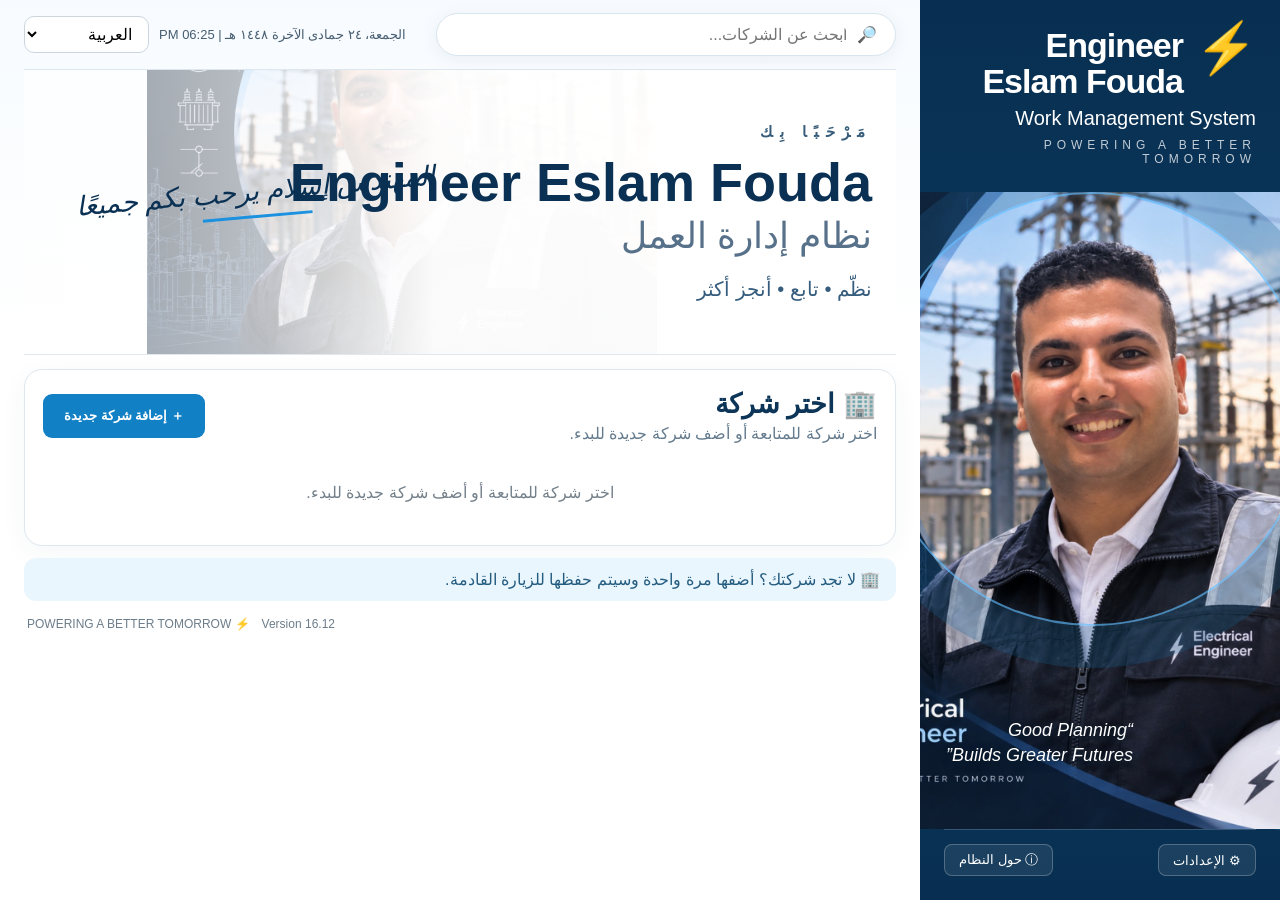
<file: index.html>
<!DOCTYPE html>

<html dir="rtl" lang="ar"><head><meta charset="utf-8"/><meta content="width=device-width,initial-scale=1" name="viewport"/>
<title>Engineer Islam Fouda | Work Management</title>
<link rel="stylesheet" href="assets/css/style.css">
<link rel="stylesheet" href="assets/css/works.css">
<link rel="manifest" href="manifest.json">
<meta name="theme-color" content="#0d2f4b">
</head><body>
<div class="portal166" id="welcomeV165">
<aside class="portalBrand166">
<div class="portalTitle166">⚡ <b>Engineer<br/>Eslam Fouda</b></div>
<div class="portalSub166">Work Management System</div>
<div class="portalTag166">POWERING A BETTER TOMORROW</div>
<img alt="Engineer Eslam Fouda" class="portalPortrait166" src="assets/engineer_eslam_original.png"/>
<blockquote>“Good Planning<br/>Builds Greater Futures”</blockquote>
</aside>
<main class="portalMain166">
<div class="portalTop166"><div class="portalSearchWrapV1610">🔎 <input id="portalCompanySearch166" oninput="renderCompaniesV16()" placeholder="ابحث عن الشركات..."/></div><div class="portalControlsV1610"><span class="portalDateV1610" id="portalDateV1610"></span><button class="back" id="portalBackup169" onclick="backup()" type="button">💾 نسخة احتياطية</button><button class="back" id="portalRestore169" onclick="restoreClick()" type="button">♻️ استرجاع</button><select id="language166" onchange="setUILanguage169(this.value)"><option selected="" value="ar">العربية</option><option value="en">English</option><option value="ur">اردو</option><option value="hi">हिन्दी</option></select></div></div>
<section class="portalHero166"><small id="heroWelcome169">مَرْحَبًا بِك</small><h1>Engineer Eslam Fouda</h1><h2 id="heroSystem169">نظام إدارة العمل</h2><p id="heroTag169">نظّم  •  تابع  •  أنجز أكثر</p><div class="signature166" id="heroSignature169">المهندس إسلام<br/><b>يرحب بكم جميعًا</b></div></section>
<section class="portalCompanies166"><div class="portalCompanyHeader166"><div><h2 id="portalSelectTitle166">Select a Company</h2><p id="portalSelectSub166">Choose a company to continue, or add a new company to get started.</p></div><button class="primary" onclick="openAddCompanyFromPortal166()">＋ <span id="portalAddText166">Add New Company</span></button></div><div class="companyGrid165" id="portalCompanyCards166"></div></section>
<div class="portalHint166" id="portalHint166">🏢 Don’t see your company? Add it once and it will be saved for your next visit.</div>
<footer><span id="version169">Version 16.12</span>   •   <span id="footerMotto169">Built for a More Organized Tomorrow</span></footer>
</main>
</div>
<div class="modalbg" id="companyModalV1610"><div class="modal" style="max-width:650px"><div class="sectionbar"><h2 id="companyModalTitleV1610">إضافة شركة</h2><button onclick="closeCompanyModalV1610()">✕</button></div><div class="row"><div><label id="companyNameLabelV1610">اسم الشركة</label><input id="companyNameV1610"/></div><div><label id="companyCodeLabelV1610">كود الشركة</label><input id="companyCodeV1610"/></div><div style="grid-column:1/-1"><label id="companyLogoLabelV1610">شعار الشركة</label><input accept="image/*" id="companyLogoV1610" type="file"/></div></div><div class="actions"><button class="primary" id="companySaveV1610" onclick="saveCompanyV1610()">حفظ الشركة</button><button id="companyCancelV1610" onclick="closeCompanyModalV1610()">إلغاء</button></div></div></div>
<div class="app" id="workspaceApp167"><aside class="side"><div class="workspaceLangBox167"><select class="workspaceLang167" id="workspaceLanguage167" onchange="setUILanguage169(this.value)"><option value="ar">العربية</option><option value="en">English</option><option value="ur">اردو</option><option value="hi">हिन्दी</option></select></div><div class="brand"><img src="assets/engineer_profile.png"><b>Engineer Islam Fouda</b><br><small>نظام إدارة أوامر العمل والمتابعة</small></br></img></div><button class="navbtn active" onclick="go('home')">🏠 الرئيسية</button><button class="navbtn" onclick="go('companies')">🏢 الشركات</button><button class="navbtn" onclick="go('alerts')">🔔 التنبيهات <span class="badge" id="alertCount">0</span></button><button class="navbtn" onclick="go('workcenter')">⚡ مركز الأعمال الموحد</button><button class="navbtn" onclick="go('workorders')">📋 أوامر العمل</button><button class="navbtn" onclick="go('survey')">🧭 المسح الميداني والكشفية</button><button class="navbtn" onclick="go('governance')">⚡ الحوكمة / الفصل</button><button class="navbtn" onclick="go('locations')">🗺️ المدن والأحياء</button><button class="navbtn" onclick="go('coord')">🏛️ التنسيقات والتصاريح</button><button class="navbtn" onclick="go('safety')">🦺 السلامة</button><button class="navbtn" onclick="go('exec')">🏗️ التنفيذ</button><button class="navbtn" onclick="go('crews')">👷 جروبات التنفيذ والعمال</button><button class="navbtn" onclick="go('hr')">🧑‍💼 إدارة HR</button><button class="navbtn" onclick="go('quality')">🧪 الجودة</button><button class="navbtn" onclick="go('teamroom')">📱 بوابة الفريق</button><button class="navbtn" onclick="go('equipment')">🚜 المعدات والأسطول</button><button class="navbtn" onclick="go('materials')">📦 المواد والأكواد</button><button class="navbtn" onclick="go('issue')">📤 سحب المواد</button><button class="navbtn" onclick="go('docs')">📸 الصور والمستندات</button><button class="navbtn" onclick="go('checklists')">✅ الـChecklists</button><button class="navbtn" onclick="go('archive')">🗂️ الأرشيف وWhatsApp</button><button class="navbtn" onclick="go('tasks')">👤 المهام</button><button class="navbtn" onclick="go('prioritymonitor')">🎯 مركز الأولويات اليومية</button><button class="navbtn" onclick="go('reports')">📊 التقارير والمؤشرات</button><hr style="border-color:#ffffff22"/><button class="navbtn" onclick="backup()">💾 نسخة احتياطية</button><button class="navbtn" onclick="restoreClick()">♻️ استرجاع نسخة</button><input accept="application/json" hidden="" id="restoreFile" onchange="restoreFile(this.files[0])" type="file"/></aside>
<main class="main"><div class="top"><div><button class="back" onclick="go('home')">↩ رجوع</button><h1 id="title">الرئيسية</h1><small>قائمة العمل ظاهرة دائمًا من القائمة الجانبية</small></div><div class="topSearch165"><div class="companyRibbon165" id="activeCompanyTop165"></div><input id="globalSearch165" oninput="globalSearchV165(this.value)" placeholder="🔎 بحث سريع: أمر عمل / شارع / تصريح / فورمان / معدة"/><div id="clock"></div></div></div>
<section class="page" id="companies"><div class="card"><div class="sectionbar"><h2>🏢 الشركات — Company Workspaces</h2></div><p class="muted">كل شركة مساحة مستقلة. اختر الشركة قبل الدخول إلى أوامر العمل.</p><div class="row"><div><label>اسم الشركة</label><input id="companyName"/></div><div><label>كود الشركة</label><input id="companyCode"/></div><div><button class="primary" onclick="addCompanyV16()">+ إضافة شركة</button></div></div></div><div class="card" id="companyCards"></div></section>
<section class="page" id="alerts"><div class="card"><div class="sectionbar"><h2>🔔 مركز التنبيهات</h2><button onclick="renderAlertsV16()">تحديث</button></div><div id="alertsV16"></div></div></section><section class="page active" id="home"><div class="hero card"><div class="heroText"><h2>Engineer Islam Fouda</h2><p>نظام موحد لإدارة أوامر العمل والمهام والتنسيقات والسلامة والتنفيذ والمواد والتقارير.</p><div class="actions"><button class="primary" onclick="go('workorders')">+ أمر عمل</button><button onclick="go('tasks')">+ مهمة</button><button onclick="go('materials')">+ مادة</button></div></div><img src="assets/engineer_profile.png"/></div><div class="grid"><div class="card"><div class="muted">أوامر العمل</div><div class="metric" id="nwo">0</div></div><div class="card"><div class="muted">المهام المفتوحة</div><div class="metric" id="ntask">0</div></div><div class="card"><div class="muted">المواد</div><div class="metric" id="nmat">0</div></div><div class="card"><div class="muted">حركات الصرف</div><div class="metric" id="nissue">0</div></div><div class="card"><div class="muted">الملفات الفريدة</div><div class="metric" id="nfile">0</div></div></div><div class="card"><h2>آخر أوامر العمل</h2><div id="recent"></div></div></section>
<section class="page" id="workcenter"><div class="card"><div class="sectionbar"><h2>⚡ مركز الأعمال الموحد والمسميات الوظيفية</h2><button class="back" onclick="go('home')">↩️ رجوع</button></div><div id="workCenterMount"></div></div></section><section class="page" id="workorders"><div id="permitAlerts"></div><div class="card"><div class="sectionbar"><h2>📋 أوامر العمل</h2><div class="actions"><button onclick="backup()">💾 نسخة احتياطية</button><button onclick="go('home')">↩️ رجوع للرئيسية</button></div></div><div class="filtergrid">
<div><label>رقم أمر العمل</label><input id="wno"/></div><div><label>نوع أمر العمل / التبعيات</label><select id="wDependencyType"><option value="">غير محدد</option><option>تبعيات قديم</option><option>تبعيات جديد</option><option>أمر عمل عادي</option></select></div><div><label>نوع العمل</label><select id="wMainType" onchange="toggleExecutionClass()"><option>تنفيذ</option><option>طوارئ</option></select></div><div id="executionClassBox"><label>تصنيف التنفيذ</label><select id="wExecutionClass"><option>توصيلات</option><option>مشاريع</option></select></div><div><label>الكود</label><input id="wCode" placeholder="اكتب الكود"/></div><div><label>الوصف</label><input id="wdesc"/></div><div><label>الشركة</label><input id="wcompany" placeholder="تُحدد من مساحة الشركة" readonly=""/></div><div><label>المشروع</label><input id="wproject" list="projectOptions" value="العقد الموحد"/><datalist id="projectOptions"><option value="العقد الموحد"><option value="عمل آخر"></option></option></datalist></div><div><label>نوع/وصف العمل</label><input id="wWorkDescription" list="workTypeOptions" placeholder="اكتب نوع العمل بحرية"/><datalist id="workTypeOptions"></datalist></div><div><label>ملف أمر العمل</label><input accept="application/pdf,image/*,.doc,.docx,.xlsx,.xls" id="woMasterFile" type="file"/></div><div><label>تاريخ اعتماد أمر العمل</label><input id="woMasterApproval" type="date"/></div><div><label>الجهة المنفذة</label><input id="wExecutingEntity" placeholder="مثال: تنفيذ مشاريع وسط وجنوب"/></div><div><label>رقم المقاول</label><input id="wContractorNo" inputmode="numeric"/></div><div><label>اسم المقاول</label><input id="wContractorName"/></div><div><label>رقم الاستشاري</label><input id="wConsultantNo" inputmode="numeric"/></div><div><label>نوع الجهد</label><input id="wVoltageType" placeholder="مثال: 127/220 أو MV"/></div><div><label>مدة التنفيذ (يوم)</label><input id="wExecutionDays" min="0" placeholder="30" step="1" type="number"/></div><div><label>المدينة</label><input id="wcity"/></div><div><label>المنطقة/الحي</label><input id="warea"/></div><div><label>المحطة</label><input id="wStation" placeholder="اسم / رقم المحطة"/></div><div><label>الاستشاري</label><input id="wConsultant" placeholder="اسم الاستشاري"/></div><div class="locationpair"><label>الموقع ↔ الرابط</label><div class="locrow"><div><input id="wloc" onblur="syncLocationFromText()" oninput="syncLocationFromText()" placeholder="Decimal: 21.6015, 39.2683 أو رابط Google Maps"/><div class="locationhint">Decimal ↔ رابط Google Maps: اكتب الإحداثيات أو الصق رابط الخرائط، وسيتم الربط تلقائيًا. اضغط على خانة الرابط لفتح الموقع.</div></div><div><input id="wlink" onclick="if(this.value)window.open(this.value,'_blank')" placeholder="سيظهر رابط Google Maps تلقائيًا" readonly="" title="اضغط لفتح الموقع على Google Maps"/></div></div></div><div><label>المسار / Route / Chainage</label><input id="wroute"/></div><div><label>تاريخ الإسناد</label><input id="wassign" type="date"/></div><div><label>تاريخ التنفيذ</label><input id="wexec" type="date"/></div><div><label>الأولوية</label><select id="wpriority"><option>عادي</option><option>عاجل</option><option>حرج</option></select></div><div><label>الحالة</label><select id="wstatus"><option>جديد</option><option>قيد التنفيذ</option><option>مكتمل</option><option>معلق</option><option>ملغي</option></select></div><div><label>الفريق / القسم المسند إليه</label><select id="wTeam1613"><option value="">غير مسند</option></select></div><div><label>المسؤول</label><input id="wassignedTo"/></div><div style="grid-column:1/-1"><label>متطلبات الموقع / إعادة الوضع</label><div class="compact-note" id="siteRequirementsInputs"></div><div class="muted">تظهر هنا فقط المتطلبات التي أضفتها أنت من إدارة متطلبات الموقع.</div></div><div><button class="primary" onclick="addWO()">➕ إضافة أمر العمل</button></div></div></div>
<div class="card"><h3>🧱 إدارة متطلبات الموقع / إعادة الوضع</h3><p class="muted">أضف أي متطلب تحتاجه؛ سيظهر تلقائيًا داخل أمر العمل ويمكن استخدامه في الفلاتر والتقارير.</p><div class="row"><div><label>اسم المتطلب</label><input id="newSiteReqName" placeholder="مثال: إزالة بلاط / بردورة / خرسانة"/></div><div><label>الوحدة</label><select id="newSiteReqUnit"><option>م</option><option>م²</option><option>م³</option><option>عدد</option><option>بدون كمية</option></select></div><div><button class="primary" onclick="addSiteRequirementV164()">+ إضافة متطلب</button></div></div><div class="statusbar" id="siteReqMasterList"></div></div><div class="card"><h3>🧩 أنواع الأعمال الديناميكية</h3><div class="row"><div><label>إضافة نوع عمل جديد</label><input id="newWorkType" placeholder="مثال: طلب Safety / دفان كابل / أعمال مدنية / دك"/></div><div><button onclick="addWorkType()">+ حفظ وإظهاره في كل أمر عمل جديد</button></div></div><div class="statusbar" id="workTypeChips"></div></div>
<div class="card tablewrap"><table><thead><tr><th>الأمر</th><th>المدينة/الموقع</th><th>الشركة/المشروع</th><th>النوع</th><th>الإسناد</th><th>التنفيذ</th><th>التصريح</th><th>الحالة</th><th>الأركان</th><th></th></tr></thead><tbody id="wbody"></tbody></table></div><div aria-hidden="true" hidden="hidden" id="woFilterCompatV1641"><input id="wf"/><select id="wfReq"><option value=""></option></select><input id="wfcity"/><input id="wfcompany"/><input id="wfproject"/><select id="wftype"><option value=""></option></select><select id="wfstatus"><option value=""></option></select><select id="wfpriority"><option value=""></option></select><input id="waf"/><input id="wat"/><input id="wef"/><input id="wet"/><select id="wfPermitType"><option value=""></option></select><input id="wfPermitStartFrom"/><input id="wfPermitEndTo"/><select id="wfCompletion"><option value=""></option></select></div></section>
<section class="page" id="tasks"><div class="dept-monitor-1636" id="deptMonitor_tasks"></div><div class="card"><h2>👤 ركن المهام</h2><div class="notice">المهمة يمكن أن تكون <b>مستقلة</b> بدون أمر عمل، أو مرتبطة بأمر عمل. لو اخترت "بدون أمر" لن يمنعك البرنامج من الحفظ.</div><div class="row" style="margin-top:10px"><div><label>المهمة</label><input id="tt"/></div><div><label>المسؤول</label><input id="tu"/></div><div><label>أمر العمل (اختياري)</label><select id="two"></select></div><div><label>الاستحقاق</label><input id="td" type="date"/></div><div><button class="primary" onclick="addTask()">إضافة المهمة</button></div></div></div><div class="card tablewrap"><table><thead><tr><th>المهمة</th><th>المسؤول</th><th>الأمر</th><th>الاستحقاق</th><th>الحالة</th><th></th></tr></thead><tbody id="tbody"></tbody></table></div></section>
<section class="page" id="coord"><div class="dept-monitor-1636" id="deptMonitor_coord"></div><div class="card"><div class="sectionbar"><h2>🏛️ ركن التنسيقات والتصاريح</h2><button onclick="go('home')">↩️ رجوع</button></div><div class="row"><div><label>نوع التنسيق</label><select id="ct"><option>تصريح بلدية</option><option>تنسيق جهة</option><option>إغلاق/تحويل</option><option>تصريح حفر</option><option>تصريح آخر</option></select></div><div><label>أمر العمل *</label><select id="cwo"></select></div><div><label>الحالة</label><select id="cs"><option>جديد</option><option>قيد الإجراء</option><option>مكتمل</option><option>مرفوض</option></select></div><div><button class="primary" onclick="addRec('coord')">إضافة تنسيق</button></div></div></div>
<div class="card"><h3>📄 إدخال التصريح وقراءة البيانات</h3><p class="muted">ارفع PDF أو صورة للتصريح. البرنامج يحاول قراءة البيانات المعروفة فقط. أي خانة لا يستطيع التعرف عليها ستظهر <b>لم يتم التعرف</b> ويمكن إدخالها يدويًا.</p><div class="filtergrid">
<div><label>أمر العمل</label><select id="permitWO"></select></div><div><label>نوع التصريح</label><select id="permitType" onchange="toggleEmergencyPermitV1630()"><option value="execution">تصريح تنفيذ</option><option value="emergency">تصريح طوارئ</option></select></div><div><label>رقم الطلب</label><input id="permitRequestNo"/></div><div><label>رقم التصريح</label><input id="permitNo"/></div><div><label>تاريخ الإصدار</label><input id="permitIssueDate" type="date"/></div>
<div><label>تاريخ بدء العمل</label><input id="permitStart" type="date"/></div><div><label>تاريخ انتهاء العمل</label><input id="permitEnd" type="date"/></div><div id="emergencyPermitFieldsV1630" style="display:none;grid-column:1/-1"><div class="card" style="background:#fff8e7;margin:0"><h4 style="margin-top:0">🚨 بيانات تصريح الطوارئ — احتساب استحقاق 45%</h4><div class="filtergrid"><div><label>تاريخ ووقت الإسناد</label><input id="emergencyAssignAtV1630" oninput="updateEmergency45V1630()" type="datetime-local"/></div><div><label>تاريخ ووقت التنفيذ / الإغلاق</label><input id="emergencyCloseAtV1630" oninput="updateEmergency45V1630()" type="datetime-local"/></div><div><label>عدد الساعات</label><input id="emergencyHoursV1630" placeholder="يُحسب تلقائيًا" readonly=""/></div><div><label>استحقاق 45%</label><input id="emergency45V1630" placeholder="في انتظار البيانات" readonly=""/></div></div><div class="statusbar" id="emergency45StatusV1630"></div></div></div><div><label>المدينة / المحافظة</label><input id="permitCity" placeholder="مثال: جدة"/></div><div><label>الأحياء</label><input id="permitDistrict" placeholder="مثال: الرحاب"/></div>
<div><label>البلدية</label><input id="permitMunicipality"/></div><div><label>الشوارع الفريدة</label><input id="permitStreets"/></div><div><label>إجمالي الطول / طول الحفر</label><input id="permitTotalLength"/></div><div><label>كمية الدمرات</label><input id="permitDamrat"/></div>
<div><label>ملف التصريح</label><input accept="application/pdf,image/*" id="permitFile" type="file"/></div><div><button onclick="analyzePermitFile()">🔍 قراءة التصريح</button></div>
</div><div class="card" style="background:#f8fafb;margin-top:10px;margin-bottom:0"><h4 style="margin-top:0">📣 طلب الإتمام</h4><div class="row"><div><label><input id="permitCompletionRequested" style="width:auto" type="checkbox"/> تم طلب الإتمام على الجروب</label></div><div><label>تاريخ الطلب</label><input id="permitCompletionDate" type="date"/></div><div><label>الجروب</label><input id="permitCompletionGroup" placeholder="اسم الجروب"/></div><div><label>ملاحظة</label><input id="permitCompletionNote"/></div></div></div><textarea id="permitText" placeholder="النص المستخرج من التصريح — للمراجعة فقط"></textarea><div class="muted" id="permitReadStatus"></div><div class="actions"><button class="primary" onclick="addPermitFromForm()">💾 حفظ التصريح</button></div></div>
<div class="card tablewrap"><div class="sectionbar"><h3>🔄 التصاريح والتنبيهات</h3><span class="muted">⚠️ تنفيذ: 10 أيام — طوارئ: 5 أيام — 🟠 الإتمام: 5 أيام</span></div><table><thead><tr><th>رقم التصريح</th><th>النوع</th><th>أمر العمل</th><th>الإصدار</th><th>البداية</th><th>النهاية</th><th>المدينة / الحي</th><th>الشوارع</th><th>إجمالي الطول</th><th>كمية الدمرات</th><th>الحالة / الإتمام</th><th>الملف</th><th>إجراء</th></tr></thead><tbody id="permitBody"></tbody></table></div>
<div class="card tablewrap"><table><thead><tr><th>نوع التنسيق</th><th>الأمر</th><th>المسؤول</th><th>الحالة</th></tr></thead><tbody id="cbody"></tbody></table></div></section>
<section class="page" id="safety"><div class="dept-monitor-1636" id="deptMonitor_safety"></div><div class="card"><h2>📲 مصادر ومستلمي السلامة</h2><div class="notice">الأشخاص وبيانات التواصل تُدار من HR فقط.</div><button onclick="go('hr')">فتح HR</button></div><div class="card"><h2>🦺 ركن السلامة</h2><div class="row"><div><label>الإجراء</label><select id="st"><option>طلب Safety</option><option>تصريح سلامة</option><option>مصدر</option><option>مستلم</option><option>تفتيش</option><option>إجراء تصحيحي</option></select></div><div><label>أمر العمل *</label><select id="swo"></select></div><div><label>الحالة</label><select id="ss"><option>جديد</option><option>قيد الإجراء</option><option>مكتمل</option><option>معلق</option></select></div><div><button class="primary" onclick="addRec('safety')">إضافة</button></div></div></div><div class="card tablewrap"><table><thead><tr><th>الإجراء</th><th>الأمر</th><th>المسؤول</th><th>الحالة</th></tr></thead><tbody id="sbody"></tbody></table></div><div class="card"><h2>📁 ملف السلامة الإلزامي</h2><div class="row"><div><label>أمر العمل *</label><select id="sfWO"></select></div><div><label>تصريح السلامة PDF *</label><input accept="application/pdf" id="sfPermit" type="file"/></div><div><label>نموذج فريق العمل *</label><input accept="application/pdf,image/*" id="sfTeam" type="file"/></div><div><label>تقييم المخاطر *</label><input accept="application/pdf,image/*" id="sfRisk" type="file"/></div><div><label>إجراءات العمل الآمن *</label><input accept="application/pdf,image/*" id="sfSafeWork" type="file"/></div><div><label>التماس السلامة القصير *</label><input accept="application/pdf,image/*" id="sfBrief" type="file"/></div><div><label>صور السلامة (متعدد)</label><input accept="image/*" id="sfPhotos" multiple="" type="file"/></div><div><button class="primary" onclick="saveSafetyFileV16()">حفظ ملف السلامة</button></div></div><div id="safetyFileStatus"></div></div></section>
<section class="page" id="exec"><div class="dept-monitor-1636" id="deptMonitor_exec"></div><div class="card"><div class="sectionbar"><div><h2>🏗️ التنفيذ — Checklist الصور والفيديو</h2><p class="muted">الفورمان يرفع Evidence كل مرحلة ثم يعمل ✓ تم الرفع. المهندس/الأدمن يمكنه الرفع في أي مرحلة أيضًا ثم المراجعة والاعتماد.</p></div><span class="badge">الفيديو ≥ 10 ثوانٍ</span></div><div class="row"><div><label>أمر العمل *</label><select id="evWO" onchange="renderExecutionEvidenceV163()"></select></div><div><label>الفورمان / الرافع</label><select id="evForeman" onchange="renderExecutionEvidenceV163()"></select></div><div><label>لغة واجهة الفورمان</label><select id="evLang" onchange="renderExecutionEvidenceV163()"><option value="ar">العربية</option><option value="en">English</option><option value="ur">اردو</option><option value="hi">हिन्दी</option></select></div></div><div id="executionProgressV163"></div><div id="executionEvidenceV16"></div></div><div class="card"><h2>🧱 إعادة الوضع — Reinstatement</h2><div class="row"><div><label>الخامة/السطح</label><input id="reinMaterial" list="reinMaterials" placeholder="أسفلت / بلاط / رصيف / خرسانة..."/><datalist id="reinMaterials"><option>أسفلت</option><option>بلاط</option><option>Interlock</option><option>رصيف</option><option>خرسانة</option><option>تربة</option><option>بردورة</option></datalist></div><div><label>الكمية</label><input id="reinQty" step="0.01" type="number"/></div><div><label>الوحدة</label><select id="reinUnit"><option>m</option><option>m²</option><option>m³</option><option>قطعة</option></select></div><div><label>الحالة</label><select id="reinStatus"><option>مطلوب</option><option>قيد التنفيذ</option><option>مكتمل</option></select></div><div><button class="primary" onclick="addReinstatementV16()">+ إضافة</button></div></div><div id="reinListV16"></div></div></section><section class="page" id="crews">
<div class="card"><div class="sectionbar"><h2>👷 جروبات التنفيذ والعمال</h2><span class="muted">الشركة ← نوع الجروب ← الجروب ← الفورمان ← أعضاء الجروب</span></div>
<div class="progrid"><div><label>الشركة</label><select id="grpCompany"></select></div><div><label>نوع الجروب</label><select id="grpClass"><option>تنفيذ</option><option>طوارئ</option></select></div><div><label>اسم الجروب</label><input id="grpName" placeholder="مثال: جروب فورمان أحمد"/></div><div><label>ملاحظات</label><input id="grpNote"/></div></div><div class="actions"><button class="primary" onclick="addGroupV162()">+ إضافة جروب</button></div><div class="grid" id="groupsV162"></div></div>
<div class="card"><h3>👤 أعضاء الجروبات</h3><div class="notice">إضافة الأشخاص متاحة من HR فقط، ثم يتم إسناد الشخص المسجل إلى الجروب.</div><button onclick="go('hr')">فتح HR</button></div><div class="card"><h3>🪪 التعميدات والتأهيلات</h3><div class="progrid"><div><label>الشخص</label><select id="authPerson"></select></div><div><label>نوع التعميد</label><input id="authType" placeholder="اكتب أي تعميد"/></div><div><label>الفئة / الجهد / الصلاحية</label><input id="authScope" placeholder="مثال: MV 13.8kV / مستلم / مصدر"/></div><div><label>الجهة المصدرة</label><input id="authIssuer"/></div><div><label>الرقم / المرجع</label><input id="authRef"/></div><div><label>تاريخ البداية</label><input id="authStart" type="date"/></div><div><label>تاريخ الانتهاء</label><input id="authEnd" type="date"/></div><div><label>تنبيه قبل (يوم)</label><input id="authWarn" min="1" type="number" value="15"/></div><div><label>ملاحظات</label><input id="authNote"/></div></div><div class="actions"><button class="primary" onclick="addAuthorizationV162()">+ إضافة التعميد</button></div></div>
<div class="card"><h3>🔎 فلترة الأفراد والصلاحيات</h3><div class="filtergrid"><div><label>بحث</label><input id="crewQ" oninput="renderCrewsV162()"/></div><div><label>الشركة</label><select id="crewCompanyQ" onchange="renderCrewsV162()"><option value="">الكل</option></select></div><div><label>نوع الجروب</label><select id="crewClassQ" onchange="renderCrewsV162()"><option value="">الكل</option><option>تنفيذ</option><option>طوارئ</option></select></div><div><label>الجروب</label><select id="crewGroupQ" onchange="renderCrewsV162()"><option value="">الكل</option></select></div><div><label>الحالة</label><select id="crewExpiryQ" onchange="renderCrewsV162()"><option value="">الكل</option><option value="warning">تنبيه قريب</option><option value="expired">منتهي</option><option value="valid">ساري</option></select></div><div><label>الكفالة</label><select id="crewSponsorQ" onchange="renderCrewsV162()"><option value="">الكل</option><option value="yes">على كفالة</option><option value="no">ليس على كفالة</option></select></div></div></div>
<div class="card tablewrap"><table><thead><tr><th>الشركة / الجروب</th><th>الاسم / الصفة</th><th>التواصل</th><th>الكفالة</th><th>الإقامة</th><th>SEC ID / الأمن الصناعي</th><th>التعميدات</th><th>الحالة</th><th>إجراء</th></tr></thead><tbody id="crewBody"></tbody></table></div></section>
<section class="page" id="hr"><div class="card"><div class="sectionbar"><div><h2>🧑‍💼 إدارة HR</h2><div class="muted">المركز الموحد للأفراد والهيكل والأقسام والمسميات والاعتمادات والصلاحيات.</div></div><button class="primary" onclick="openCentralPersonAdd1625()">+ طلب إضافة فرد</button></div><div class="progrid" id="hrStats1627"></div><div class="actions" style="flex-wrap:wrap"><button onclick="hrTab1627('people')">👥 الأفراد</button><button onclick="hrTab1627('structure')">🌳 الهيكل التنظيمي</button><button onclick="hrTab1627('departments')">🏢 الأقسام والمسميات</button><button onclick="hrTab1627('requests')">📝 طلبات الأفراد</button><button onclick="hrTab1627('approvals')">✅ الاعتمادات</button><button onclick="hrTab1627('permissions')">🔐 الصلاحيات</button><button onclick="hrTab1627('audit')">🧾 سجل الحركات</button></div></div><div id="hrContent1627"></div></section>
<section class="page" id="organization">
<div class="card"><div class="sectionbar"><div><h2>🏢 هيكل الشركة وصلاحيات النظام</h2><p class="muted">إدارة موحدة: هيكل الشركة يحدد القسم والمسمى والتبعية، وصلاحيات النظام تحدد ما يستطيع كل شخص رؤيته أو تعديله أو اعتماده. المدير يحدد صلاحيات الأفراد الواقعين تحته فقط.</p></div><span class="badge">V16.30</span></div>
<div class="progrid"><div><label>اسم القسم</label><input id="orgTeamName" placeholder="تنفيذ / سلامة / جودة / مستخلصات..."/></div><div><label>نوع القسم</label><input id="orgTeamType" placeholder="تشغيلي / رقابي / مالي..."/></div><div><button class="primary" onclick="addOrgTeamV1613()">+ إنشاء قسم</button></div></div><div class="grid" id="orgTeamsV1613"></div></div>
<div class="card"><h3>👤 أفراد الهيكل</h3><div class="notice">إنشاء الأشخاص وبيانات الجوال والإيميل يتم من HR فقط. الهيكل يعرض بيانات HR ولا ينشئ نسخة أخرى.</div><button onclick="go('hr')">فتح HR</button></div><div class="card"><h3>📋 الأشخاص والصلاحيات</h3><div class="tablewrap" id="orgPeopleV1613"></div></div></section>
<section class="page" id="quality"><div class="dept-monitor-1636" id="deptMonitor_quality"></div><div class="card"><div class="sectionbar"><div><h2>🧪 قسم الجودة</h2><p class="muted">Inspection مرتبط بأمر العمل: نتيجة الفحص، الملاحظات، الصور/المرفقات، والمراجع. الرفض يفتح Rework ولا يعتبر العمل معتمدًا.</p></div></div><div class="progrid"><div><label>أمر العمل</label><select id="qWO1613"></select></div><div><label>نوع الفحص</label><input id="qType1613" placeholder="حفر / تمديد / ردم / إعادة وضع..."/></div><div><label>المفتش</label><select id="qInspector1613"></select></div><div><label>النتيجة</label><select id="qResult1613"><option>Pending</option><option>Approved</option><option>Rejected</option><option>Rework</option></select></div><div><label>الملاحظات</label><input id="qNote1613"/></div><div><label>المرفقات</label><input accept="image/*,.pdf" id="qFiles1613" multiple="" type="file"/></div></div><div class="actions"><button class="primary" onclick="addQualityV1613()">+ حفظ الفحص</button></div></div><div class="card"><div class="tablewrap" id="qualityList1613"></div></div></section>
<section class="page" id="teamroom"><div class="card" id="teamLogin1613"><h2>📱 بوابة الفريق — Team Room</h2><p class="muted">للتجربة المحلية: أدخل رقم الجوال وPIN للشخص الذي أنشأته من الفرق والصلاحيات.</p><div class="row"><div><label>رقم الجوال</label><input id="roomPhone1613"/></div><div><label>PIN</label><input id="roomPin1613" inputmode="numeric" type="password"/></div><div><button class="primary" onclick="loginTeamRoomV1613()">دخول</button></div></div><div id="roomLoginMsg1613"></div></div><div id="teamRoomBody1613"></div></section>
<section class="page" id="equipment"><div class="card"><div class="sectionbar"><h2>🚜 المعدات والأسطول</h2><span class="muted">المعدات مستقلة ويمكن ربطها بالشركة والجروب والسائق وأمر العمل.</span></div><div class="progrid"><div><label>الشركة</label><select id="eqCompany"></select></div><div><label>نوع المعدة</label><input id="eqType" placeholder="ونش / دينا / تريلا / ..."/></div><div><label>اسم/كود المعدة</label><input id="eqName"/></div><div><label>رقم اللوحة</label><input id="eqPlate"/></div><div><label>السائق / المشغل</label><select id="eqDriver"></select></div><div><label>الجروب الذي تخدم عليه</label><select id="eqGroup"></select></div><div><label>الحالة</label><select id="eqStatus"><option>متاحة</option><option>تعمل</option><option>صيانة</option><option>متوقفة</option></select></div><div><label>TV / تصريح المعدة</label><input id="eqTvNo"/></div><div><label>انتهاء TV / التصريح</label><input id="eqTvEnd" type="date"/></div><div><label>التنبيه قبل (يوم)</label><input id="eqWarn" min="1" type="number" value="15"/></div><div><label>تكلفة/مدفوع بالموقع</label><input id="eqCost" min="0" step="0.01" type="number"/></div><div><label>ملاحظات</label><input id="eqNote"/></div></div><div class="actions"><button class="primary" onclick="addEquipmentV162()">+ إضافة المعدة</button></div></div><div class="card"><h3>🔎 فلترة المعدات</h3><div class="filtergrid"><div><label>بحث</label><input id="eqQ" oninput="renderEquipmentV162()"/></div><div><label>الشركة</label><select id="eqCompanyQ" onchange="renderEquipmentV162()"><option value="">الكل</option></select></div><div><label>نوع المعدة</label><select id="eqTypeQ" onchange="renderEquipmentV162()"><option value="">الكل</option></select></div><div><label>الجروب</label><select id="eqGroupQ" onchange="renderEquipmentV162()"><option value="">الكل</option></select></div><div><label>الحالة</label><select id="eqStatusQ" onchange="renderEquipmentV162()"><option value="">الكل</option><option>متاحة</option><option>تعمل</option><option>صيانة</option><option>متوقفة</option></select></div></div></div><div class="card tablewrap"><table><thead><tr><th>الشركة</th><th>المعدة</th><th>اللوحة</th><th>السائق</th><th>الجروب</th><th>TV / الصلاحية</th><th>الحالة</th><th>التكلفة</th><th>إجراء</th></tr></thead><tbody id="eqBody"></tbody></table></div></section><section class="page" id="materials"><div class="dept-monitor-1636" id="deptMonitor_materials"></div><div class="card"><h2>📦 قاعدة المواد والأكواد</h2><p class="muted">تقدر تبحث بالكود أو التوصيف، وتضيف مادة جديدة يدويًا، وتعدل بياناتها ووحدتها وصورتها.</p><div class="row"><div><label>بحث</label><input id="mq" oninput="renderMaterials()"/></div><div><button class="primary" onclick="materialForm()">+ إضافة مادة جديدة</button></div><div><button onclick="openSECCatalog()">📖 فتح كتالوج SEC بالصور</button></div><div><button onclick="exportMaterials()">⬇️ تصدير قاعدة المواد</button></div></div></div><div class="card tablewrap"><table><thead><tr><th>الكود</th><th>الوحدة</th><th>التوصيف</th><th>SDMS</th><th>الاستخدام</th><th>صورة/كتالوج</th><th>إجراءات</th></tr></thead><tbody id="mbody"></tbody></table></div></section>
<section class="page" id="issue"><div class="dept-monitor-1636" id="deptMonitor_issue"></div><div class="card"><h2>📤 سحب المواد</h2><div class="row"><div><label>كود أمر العمل <span class="req">*</span></label><select id="iwo" onchange="syncIssueWO()"></select></div><div><label>وصف أمر العمل</label><input id="iwodesc" placeholder="يظهر تلقائيًا بعد اختيار أمر العمل" readonly=""/></div><div><label>المادة</label><select disabled="" id="imat" onchange="renderIssueControls()"></select></div><div><label>الكمية</label><input disabled="" id="iq" step="0.001" type="number"/></div><div><label>الوحدة</label><input id="iu" readonly=""/></div><div><label>رقم/مرجع إذن الصرف</label><input disabled="" id="iv"/></div><div><label>ملف إذن الصرف</label><input accept="application/pdf,image/*,.doc,.docx,.xlsx,.xls" disabled="" id="ivFile" type="file"/></div><div><button class="primary" disabled="" id="issueSaveBtn" onclick="addIssue()">تسجيل السحب</button></div></div><div class="notice">⚠️ لا يمكن تسجيل أو سحب أي مادة من المستودع بدون اختيار أمر عمل محدد.</div></div><div class="card tablewrap"><table><thead><tr><th>الكود</th><th>التوصيف</th><th>الوحدة</th><th>الكمية</th><th>الإذن</th><th>التاريخ</th></tr></thead><tbody id="ibody"></tbody></table></div></section>
<section class="page" id="docs"><div class="card"><div class="sectionbar"><h2>📸 الصور والمستندات</h2><button onclick="go('home')">↩️ رجوع</button></div><p>يمكن رفع <b>عدد كبير من الصور والملفات مرة واحدة</b>. يتم حساب SHA-256 لكل ملف. إذا كانت نفس الصورة موجودة بالفعل، لا تُخزن نسخة ثانية؛ فقط يُضاف رابط للقسم/أمر العمل المطلوب.</p><div class="filtergrid"><div><label>أمر العمل</label><select id="dwo"></select></div><div><label>القسم</label><select id="dcat"><option>السلامة</option><option>التنسيقات والتصاريح</option><option>التنفيذ</option><option>المهام</option><option>المواد</option><option>فحص</option><option>مراسلات</option><option>أخرى</option></select></div><div style="grid-column:span 2"><label>الملفات — اختر صورًا كثيرة</label><input accept="image/*,video/*,.pdf,.doc,.docx,.xlsx,.xls" id="up" multiple="" type="file"/></div><div><button class="primary" onclick="uploadSelectedFiles()">⬆️ رفع الملفات</button></div></div><div class="muted" id="upmsg"></div></div><div class="card"><h3>معرض أمر العمل</h3><div class="gallery" id="workGallery"></div></div><div class="card tablewrap"><table><thead><tr><th>الملف</th><th>القسم</th><th>أمر العمل</th><th>الحجم</th><th>الحالة</th><th>التاريخ</th></tr></thead><tbody id="dbody"></tbody></table></div></section>
<section class="page" id="checklists"><div class="card"><h2>✅ الـChecklists التلقائية</h2><div class="row"><div><label>أمر العمل</label><select id="clwo"></select></div><div><label>المرحلة</label><select id="clphase"><option value="">كل المراحل</option></select></div><div><button onclick="generateMissingChecklists()">توليد الناقص</button></div></div></div><div class="card" id="clbox"></div></section>
<section class="page" id="users" style="display:none!important"><div class="card"><h2>👥 المستخدمون والصلاحيات</h2><div class="notice">إدارة الأشخاص وبيانات التواصل أصبحت مركزية من HR فقط.</div></div></section>
<section class="page" id="archive"><div class="card"><h2>🗂️ الأرشيف وWhatsApp</h2><div class="notice">أرقام الأشخاص وWhatsApp مصدرها HR فقط. اختر لاحقًا الشخص المسجل كمصدر للأرشفة.</div><button onclick="go('hr')">إدارة الأشخاص من HR</button></div><div class="card"><h3>أرشفة معاملة قديمة</h3><div class="row"><div><label>أمر العمل</label><select id="awo"></select></div><div><label>رقم WhatsApp المصدر</label><select id="awa"></select></div><div><label>رسائل</label><input id="ams" type="number" value="0"/></div><div><label>صور</label><input id="aps" type="number" value="0"/></div><div><label>مستندات</label><input id="ads" type="number" value="0"/></div><div><label>ملاحظات</label><input id="anote"/></div><div><button class="primary" onclick="archiveWO()">حفظ الأرشيف</button></div></div></div><div class="card"><input id="aq" oninput="renderArchive()" placeholder="بحث برقم الأمر أو الرقم"/><div class="tablewrap"><table><thead><tr><th>الأمر</th><th>المصدر</th><th>رسائل</th><th>صور</th><th>مستندات</th><th>التاريخ</th><th>ملاحظات</th></tr></thead><tbody id="abody"></tbody></table></div></div></section>
<section class="page" id="survey"><div class="dept-monitor-1636" id="deptMonitor_survey"></div><div class="sectionbar"><h2>🧭 المسح الميداني والكشفية</h2><button class="back" onclick="go('home')">↩️ رجوع</button></div>
<div class="card"><div class="notice">اختر أمر العمل فقط؛ البيانات الأساسية تُقرأ من أمر العمل الرئيسي ولا تُكرر هنا.</div><div class="row wide">
<div><label>أمر العمل *</label><select id="svWO" onchange="surveySyncMaster()"></select></div><div><label>بيانات أمر العمل</label><input id="svMaster" readonly=""/></div><div><label>تاريخ الكشفية</label><input id="svDate" type="date"/></div><div><label>طول الحفر المتوقع (م)</label><input id="svExpected" step="0.01" type="number"/></div></div>
<div class="row wide"><div><label>صور الكشفية</label><input accept="image/*,.pdf" id="svFiles" multiple="" type="file"/></div><div><label>ملاحظة جديدة</label><input id="svNote" placeholder="اكتب الملاحظة ثم اضغط إضافة"/></div></div>
<div class="actions"><button onclick="surveyAddNote()">+ إضافة ملاحظة</button><button class="primary" onclick="saveSurvey()">💾 حفظ الكشفية</button></div><div class="card" id="svNotes"></div></div>
<div class="card"><h3>الكشفيات المسجلة</h3><div class="filtergrid"><div><label>أمر العمل</label><select id="svFWO" onchange="renderSurveys()"></select></div><div><label>الحي</label><input id="svFArea" oninput="renderSurveys()"/></div><div><label>من طول متوقع</label><input id="svFMin" oninput="renderSurveys()" type="number"/></div><div><label>إلى طول متوقع</label><input id="svFMax" oninput="renderSurveys()" type="number"/></div></div><div class="tablewrap"><table><thead><tr><th>أمر العمل</th><th>المدينة / الحي</th><th>التاريخ</th><th>الطول المتوقع</th><th>الملاحظات</th><th>الملفات</th></tr></thead><tbody id="svBody"></tbody></table></div></div></section><section class="page" id="governance"><div class="dept-monitor-1636" id="deptMonitor_governance"></div><div class="sectionbar"><h2>⚡ الحوكمة / الفصل</h2><button class="back" onclick="go('home')">↩️ رجوع</button></div><div id="govAlerts"></div>
<div class="card"><div class="row wide"><div><label>أمر العمل *</label><select id="gvWO" onchange="governanceLoad()"></select></div><div><label>تم طلب الحوكمة؟</label><select id="gvRequested"><option value="no">لا</option><option value="yes">نعم</option></select></div><div><label>تم تحديد موعد؟</label><select id="gvScheduled"><option value="no">لا</option><option value="yes">نعم</option></select></div><div><label>موعد الحوكمة / الفصل</label><input id="gvDate" type="datetime-local"/></div><div><label>النوع</label><select id="gvType"><option>جهد متوسط</option><option>جهد منخفض - مصدر الشركة</option><option>جهد منخفض - مصدر المقاول</option><option>أخرى</option></select></div><div><label>تم التنفيذ؟</label><select id="gvExecuted"><option value="no">لا</option><option value="yes">نعم</option></select></div></div>
<h3>Checklist قبل التنفيذ</h3><div class="row wide"><label><input id="gvTeam" type="checkbox"/> نموذج فريق العمل</label><label><input id="gvProgram" type="checkbox"/> البرنامج التشغيلي</label><label><input id="gvPermits" type="checkbox"/> التصاريح المطلوبة</label><label><input id="gvSafety" type="checkbox"/> تم إبلاغ مهندس السلامة</label><label><input id="gvMaterials" type="checkbox"/> المواد مصروفة</label></div><div class="notice" id="gvReadiness1631" style="margin-top:10px">جاهزية أمر العمل: —</div><div class="actions"><button class="primary" onclick="saveGovernance()">💾 حفظ</button></div>
<div class="govHistoryBox1615"><h3>🕘 سجل مواعيد الحوكمة</h3><div class="row wide"><div><label>حركة الموعد</label><select id="gvEventStatus"><option value="needs_schedule">محتاج تحديد موعد</option><option value="scheduled">تحديد موعد</option><option value="postponed">تأجيل</option><option value="cancelled">إلغاء</option><option value="rescheduled">موعد جديد</option><option value="executed">تم التنفيذ / الفصل</option></select></div><div><label>الموعد الجديد</label><input id="gvEventDate" type="datetime-local"/></div><div><label>السبب / الملاحظة</label><input id="gvEventReason" placeholder="سبب التأجيل أو الإلغاء..."/></div></div><div class="actions"><button onclick="addGovernanceEvent1615()">+ تسجيل حركة</button></div><div id="gvHistory1615"></div></div></div>
<div class="card"><h3>فلترة الحوكمة</h3><div class="filtergrid"><div><label>المتبقي من (يوم)</label><input id="gvDaysMin" oninput="renderGovernance()" placeholder="مثال: 0" type="number"/></div><div><label>المتبقي إلى (يوم)</label><input id="gvDays" oninput="renderGovernance()" placeholder="مثال: 14" type="number"/></div><div><label>تم الطلب</label><select id="gvFReq" onchange="renderGovernance()"><option value="">الكل</option><option value="yes">نعم</option><option value="no">لا</option></select></div><div><label>تم التنفيذ</label><select id="gvFExec" onchange="renderGovernance()"><option value="">الكل</option><option value="yes">نعم</option><option value="no">لا</option></select></div><div><label>النوع</label><input id="gvFType" oninput="renderGovernance()"/></div></div><div class="tablewrap"><table><thead><tr><th>أمر العمل</th><th>الموعد</th><th>النوع</th><th>طلب</th><th>تنفيذ</th><th>النواقص</th></tr></thead><tbody id="gvBody"></tbody></table></div></div></section><section class="page" id="locations"><div class="sectionbar"><h2>🗺️ المدن والأحياء</h2><button class="back" onclick="go('home')">↩️ رجوع</button></div><div class="card"><div class="notice">قائمة مركزية للأحياء. أي حي يُضاف هنا يظهر في اختيارات وفلاتر النظام. ملف تقسيم مناطق جدة مرفق داخل الإصدار كمرجع.</div><div class="row wide"><div><label>المدينة / المحافظة</label><input id="lcCity" value="جدة"/></div><div><label>المنطقة الجغرافية</label><select id="lcZone"><option>شمال جدة</option><option>وسط جدة</option><option>جنوب جدة</option><option>شرق جدة</option><option>غير مصنف</option></select></div><div><label>الحي</label><input id="lcArea" placeholder="مثال: الشرفية"/></div></div><div class="actions"><button class="primary" onclick="addLocationArea()">+ إضافة حي</button><button onclick="window.open('Jeddah_Districts_Map.pdf','_blank')">🗺️ فتح خريطة أحياء جدة</button></div></div><div class="card"><div class="filtergrid"><div><label>المدينة</label><input id="lcFCity" oninput="renderLocations()"/></div><div><label>المنطقة</label><input id="lcFZone" oninput="renderLocations()"/></div><div><label>الحي</label><input id="lcFArea" oninput="renderLocations()"/></div></div><div class="tablewrap"><table><thead><tr><th>المدينة / المحافظة</th><th>المنطقة</th><th>الحي</th><th></th></tr></thead><tbody id="lcBody"></tbody></table></div></div></section><section class="page" id="prioritymonitor"><div class="sectionbar"><div><h2>🎯 مركز الأولويات والمتابعة اليومية</h2><span class="muted">مكان واحد لمتابعة صلاحية التصاريح، مواعيد الحوكمة، والنواقص التي تضغط على التنفيذ.</span></div><button class="back" onclick="go('home')">↩️ رجوع</button></div>
<div class="grid" id="priorityKpis1615"></div>
<div class="card"><div class="filtergrid"><div><label>عرض</label><select id="pmScope1615" onchange="renderPriorityMonitor1615()"><option value="active">الأعمال المفتوحة فقط</option><option value="all">الكل</option><option value="urgent">العاجل فقط</option><option value="gov">حوكمة محددة</option><option value="permit">تصريح قريب الانتهاء</option></select></div><div><label>بحث</label><input id="pmSearch1615" oninput="renderPriorityMonitor1615()" placeholder="أمر العمل / الحي / التصريح..."/></div><div><label>التصريح خلال</label><select id="pmPermitDays1615" onchange="renderPriorityMonitor1615()"><option value="">الكل</option><option value="3">3 أيام</option><option value="5">5 أيام</option><option value="7">7 أيام</option><option value="14">14 يوم</option></select></div><div><label>الحوكمة خلال</label><select id="pmGovDays1615" onchange="renderPriorityMonitor1615()"><option value="">الكل</option><option value="1">اليوم/غدًا</option><option value="3">3 أيام</option><option value="7">7 أيام</option></select></div></div><div class="actions"><button onclick="renderPriorityMonitor1615()">🔄 تحديث الآن</button><button onclick="exportPriorityMonitor1615()">⬇️ Excel</button></div></div>
<div class="card"><div class="tablewrap"><table><thead><tr><th>الأولوية</th><th>أمر العمل</th><th>بداية التصريح</th><th>نهاية التصريح</th><th>المتبقي</th><th>حالة الحوكمة</th><th>آخر موعد حوكمة فعال</th><th>المتبقي للحوكمة</th><th>الضوابط / النواقص</th><th>حالة التنفيذ</th><th>سبب الأولوية</th><th></th></tr></thead><tbody id="priorityBody1615"></tbody></table></div></div></section><section class="page" id="reports">
<div class="card"><div class="sectionbar"><div><h2 id="reportTitleV1610">📊 التقارير والمؤشرات الحية</h2><span class="muted" id="reportSubV1610">أي تغيير في المعاملة ينعكس فورًا على المؤشرات والتقارير.</span></div><button onclick="renderLiveOpsV1610();renderReportBuilderV1610()">🔄 تحديث</button></div><div class="grid" id="liveOpsCardsV1610"></div></div>
<div class="card"><h3 id="workflowTitleV1610">🔄 أين تقف المعاملات الآن؟</h3><div id="workflowBarsV1610"></div></div>
<div class="card"><div class="sectionbar"><div><h3 id="builderTitleV1610">🧩 منشئ التقارير المتقدم</h3><span class="muted" id="builderSubV1610">اختر بنفسك الحقول التي ستظهر، وأضف شروطًا من أي جزء من بيانات أمر العمل.</span></div><div class="actions"><button onclick="selectAllReportFieldsV1610(false)">مسح الاختيار</button><button onclick="selectAllReportFieldsV1610(true)">اختيار الكل</button></div></div>
<div class="reportBuilderLayoutV1610"><div><label>بحث في الحقول</label><input id="reportFieldSearchV1610" oninput="renderReportFieldCatalogV1610()" placeholder="أمر العمل / تصريح / حوكمة / Safety / تنفيذ / معدات..."/><div class="reportFieldCatalogV1610" id="reportFieldCatalogV1610"></div></div>
<div><h4>الشروط</h4><div id="reportConditionsV1610"></div><button onclick="addReportConditionV1610()">+ إضافة شرط</button><div style="margin-top:12px"><label>Group By / التجميع حسب</label><select id="reportGroupByV1610"><option value="">بدون تجميع</option></select></div></div></div>
<div class="actions"><button class="primary" onclick="runCustomReportV1610()">👁️ إنشاء التقرير</button><button onclick="exportCustomReportV1610()">⬇️ CSV / Excel</button><button onclick="saveReportPresetV1610()">💾 حفظ التصميم</button><select id="reportPresetV1610" onchange="loadReportPresetV1610(this.value)"><option value="">التقارير المحفوظة</option></select></div></div>
<div class="card"><div class="sectionbar"><h3 id="customResultTitleV1610">📋 نتيجة التقرير</h3><div class="muted" id="customReportSummaryV1610"></div></div><div class="tablewrap" id="customReportPreviewV1610"><div class="empty">اختر الحقول والشروط ثم اضغط إنشاء التقرير.</div></div></div>
</section>
</main></div><div class="modalbg" id="modalbg"><div class="modal" id="modal"></div></div>
<div id="woCompatInputs" hidden aria-hidden="true" style="display:none!important"><input id="woNo"/><input id="woLoc"/><input id="woCity"/><input id="pNumber"/><input id="pStart"/><input id="pEnd"/><input id="pCity"/></div>
<script src="assets/vendor/pdf/pdf.min.js"></script><script src="assets/vendor/tesseract/tesseract.min.js"></script><script src="assets/vendor/sql/sql-wasm.js"></script><script src="assets/js/db.js"></script><script src="assets/js/works.js"></script><script src="assets/js/backup.js"></script><script src="app.js"></script><script src="assets/js/works_ui.js"></script><script>if ('serviceWorker' in navigator) { window.addEventListener('load', () => navigator.serviceWorker.register('./sw.js').catch(() => {})); }</script></body></html>
</file>
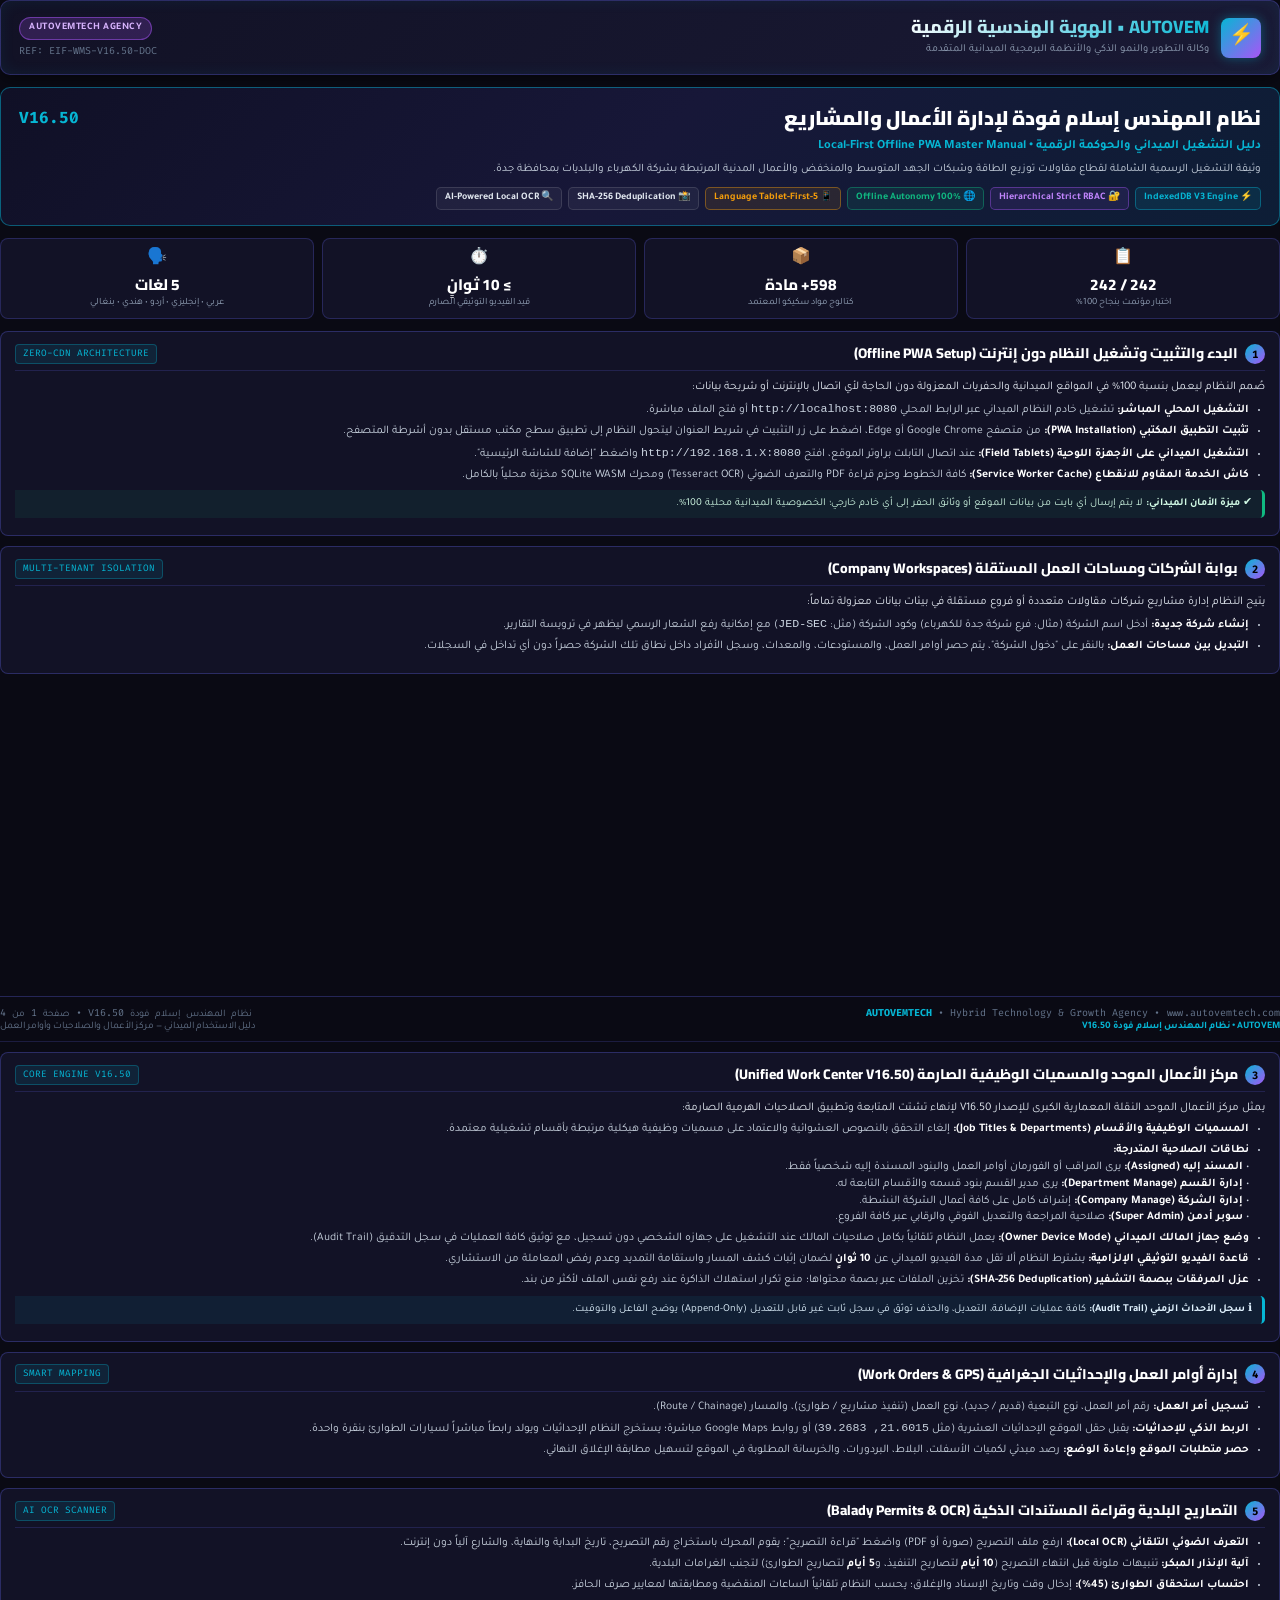
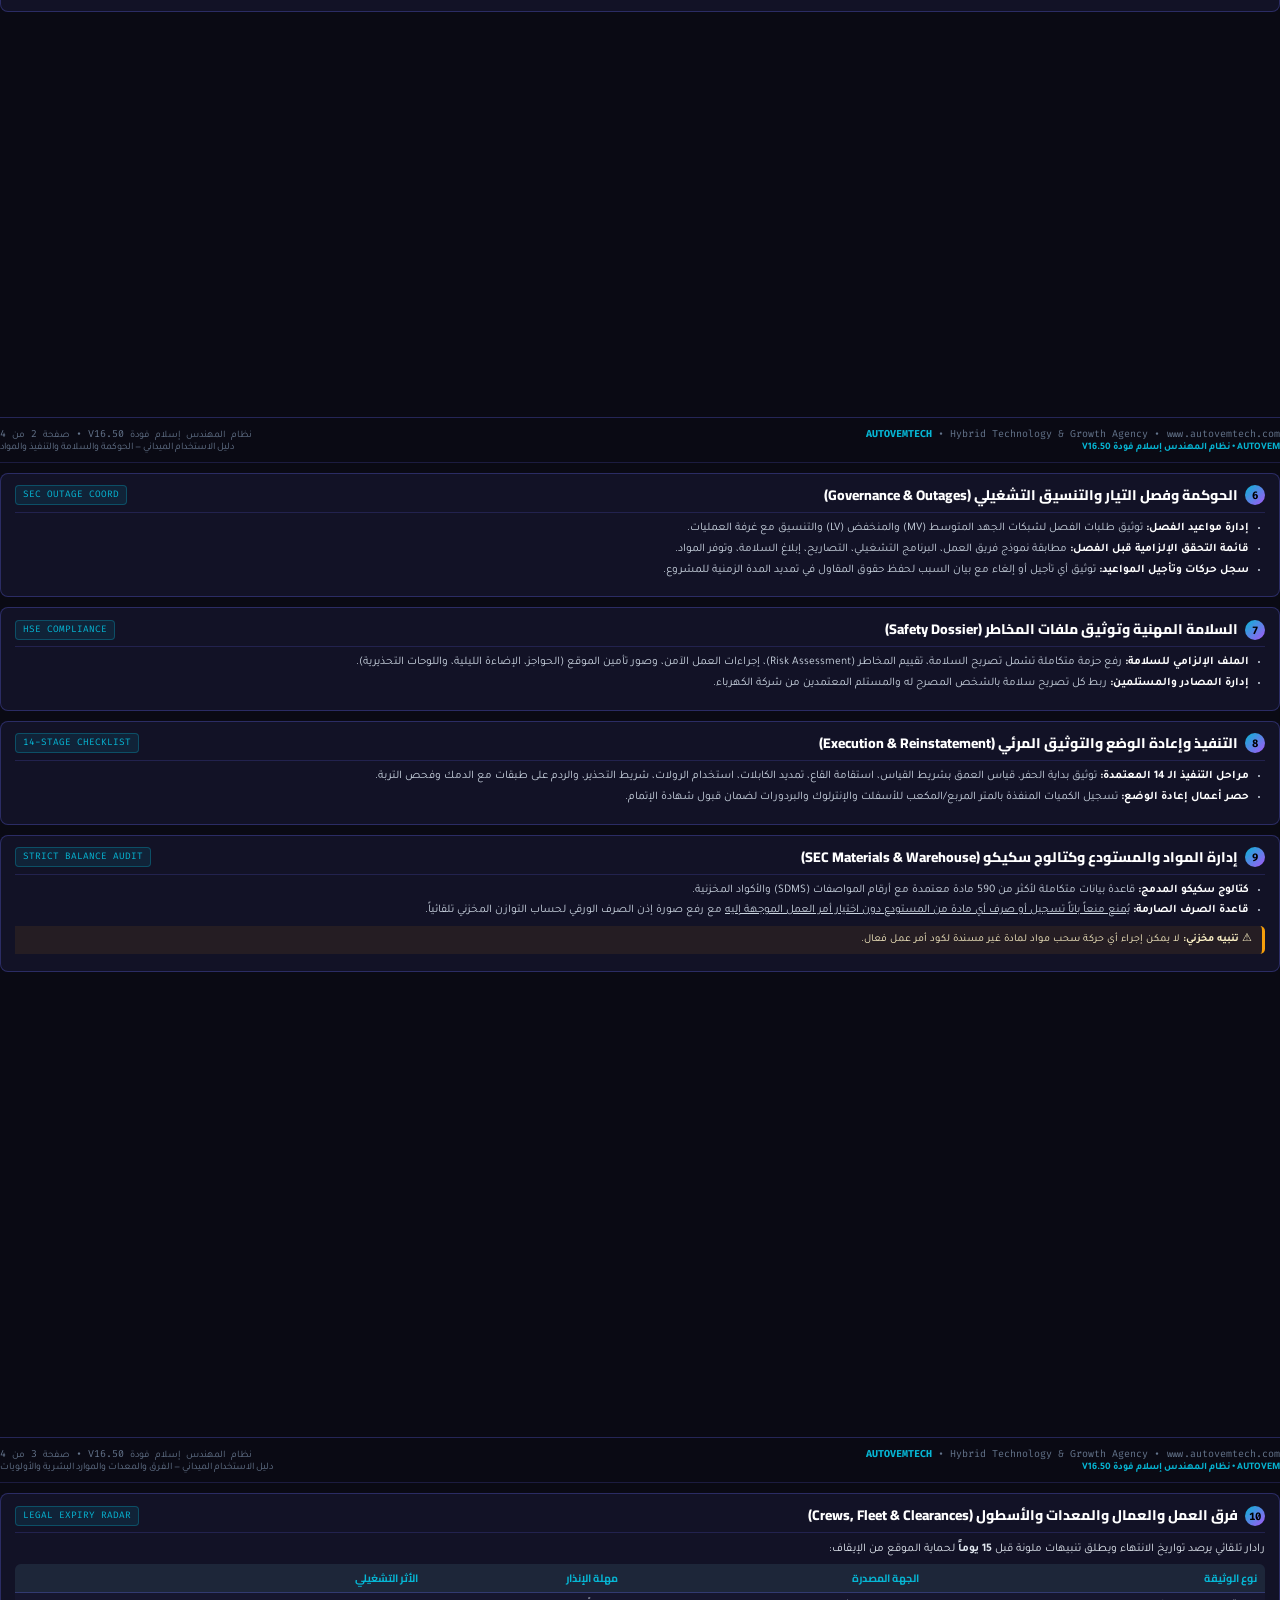
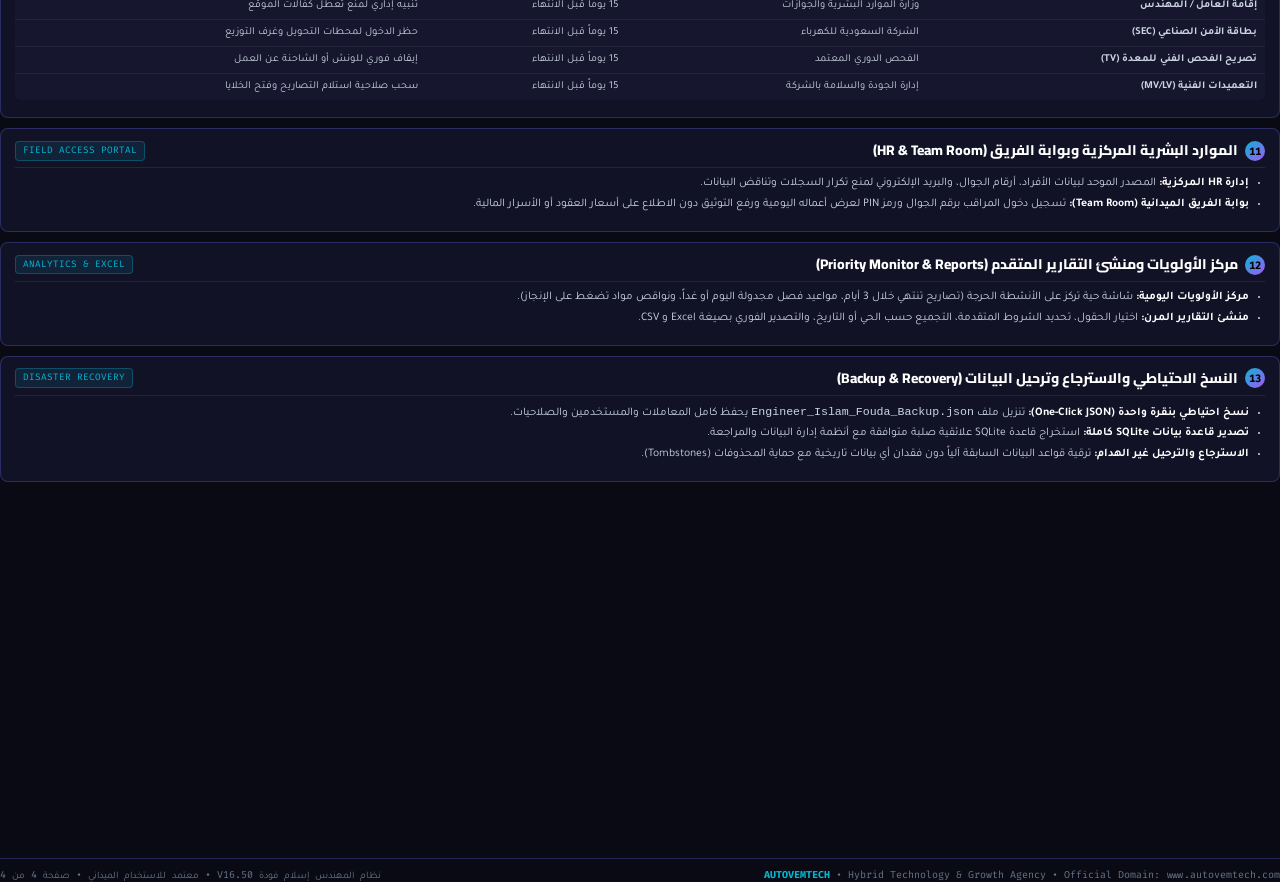
<file: manual_print.html>
<!DOCTYPE html>
<html lang="ar" dir="rtl">
<head>
  <meta charset="UTF-8">
  <title>دليل الاستخدام الشامل — نظام المهندس إسلام فودة V16.50 | Autovem</title>
  <link rel="preconnect" href="https://fonts.googleapis.com">
  <link rel="preconnect" href="https://fonts.gstatic.com" crossorigin>
  <link href="https://fonts.googleapis.com/css2?family=Cairo:wght@400;600;700;800;900&family=Fira+Code:wght@400;500;600&family=Tajawal:wght@400;500;700;800&display=swap" rel="stylesheet">
  <style>
    :root {
      --bg-main: #0a0a14;
      --bg-card: #121226;
      --bg-card-sub: #16162e;
      --border-color: rgba(99, 102, 241, 0.3);
      --border-glow: rgba(6, 182, 212, 0.45);
      --accent-cyan: #06b6d4;
      --accent-purple: #a855f7;
      --accent-pink: #ec4899;
      --accent-green: #10b981;
      --accent-amber: #f59e0b;
      --text-main: #f8fafc;
      --text-muted: #94a3b8;
      --text-dim: #64748b;
    }

    * {
      box-sizing: border-box;
      margin: 0;
      padding: 0;
      -webkit-print-color-adjust: exact !important;
      print-color-adjust: exact !important;
    }

    @page {
      size: A4 portrait;
      margin: 10mm 12mm 12mm 12mm;
    }

    body {
      background-color: var(--bg-main);
      color: var(--text-main);
      font-family: 'Tajawal', 'Cairo', 'Segoe UI', Tahoma, sans-serif;
      font-size: 9.2pt;
      line-height: 1.5;
      direction: rtl;
      text-align: right;
    }

    .page-sheet {
      page-break-after: always;
      break-after: page;
      min-height: 270mm;
      position: relative;
      display: flex;
      flex-direction: column;
    }

    .page-sheet.last-page {
      page-break-after: avoid;
      break-after: avoid;
    }

    /* Top Branding Header */
    .brand-header {
      background: linear-gradient(135deg, rgba(18, 18, 38, 0.98), rgba(26, 26, 54, 0.98));
      border: 1px solid var(--border-color);
      border-radius: 10px;
      padding: 12px 18px;
      display: flex;
      justify-content: space-between;
      align-items: center;
      margin-bottom: 12px;
      box-shadow: 0 4px 15px rgba(0, 0, 0, 0.5), inset 0 0 15px rgba(6, 182, 212, 0.08);
    }

    .brand-left {
      display: flex;
      align-items: center;
      gap: 12px;
    }

    .brand-logo-badge {
      width: 40px;
      height: 40px;
      border-radius: 8px;
      background: linear-gradient(135deg, var(--accent-cyan), var(--accent-purple));
      display: flex;
      align-items: center;
      justify-content: center;
      font-size: 20px;
      box-shadow: 0 0 12px rgba(6, 182, 212, 0.4);
    }

    .brand-info h1 {
      font-family: 'Cairo', sans-serif;
      font-size: 13.5pt;
      font-weight: 800;
      background: linear-gradient(135deg, #ffffff, #06b6d4);
      -webkit-background-clip: text;
      -webkit-text-fill-color: transparent;
      margin-bottom: 2px;
    }

    .brand-info p {
      font-size: 8pt;
      color: var(--text-muted);
    }

    .brand-meta {
      text-align: left;
      direction: ltr;
    }

    .badge-agency {
      display: inline-block;
      padding: 3px 9px;
      border-radius: 15px;
      font-size: 7.5pt;
      font-weight: 700;
      background: rgba(168, 85, 247, 0.2);
      border: 1px solid rgba(168, 85, 247, 0.5);
      color: #d8b4fe;
      margin-bottom: 3px;
      letter-spacing: 0.5px;
    }

    .meta-date {
      font-size: 7.5pt;
      color: var(--text-dim);
      font-family: 'Fira Code', monospace;
    }

    /* Page Running Header */
    .running-header {
      display: flex;
      justify-content: space-between;
      align-items: center;
      padding-bottom: 6px;
      margin-bottom: 10px;
      border-bottom: 1px solid rgba(99, 102, 241, 0.2);
      font-size: 7.5pt;
      color: var(--text-dim);
    }

    .running-header .title {
      color: var(--accent-cyan);
      font-weight: 700;
    }

    /* Hero Banner */
    .hero-banner {
      background: linear-gradient(135deg, #101026 0%, #171738 50%, #0d1e36 100%);
      border: 1px solid var(--border-glow);
      border-radius: 10px;
      padding: 15px 18px;
      margin-bottom: 12px;
      position: relative;
      overflow: hidden;
    }

    .hero-title {
      font-family: 'Cairo', sans-serif;
      font-size: 15pt;
      font-weight: 900;
      color: #ffffff;
      margin-bottom: 4px;
      display: flex;
      align-items: center;
      justify-content: space-between;
    }

    .hero-sub {
      font-size: 9.5pt;
      color: var(--accent-cyan);
      font-weight: 600;
      margin-bottom: 6px;
    }

    .hero-desc {
      font-size: 8.5pt;
      color: #cbd5e1;
      margin-bottom: 8px;
      line-height: 1.45;
    }

    .pill-tags {
      display: flex;
      flex-wrap: wrap;
      gap: 6px;
    }

    .pill {
      font-size: 7.5pt;
      font-weight: 600;
      padding: 3px 8px;
      border-radius: 5px;
      background: rgba(255, 255, 255, 0.05);
      border: 1px solid rgba(255, 255, 255, 0.12);
      color: #e2e8f0;
    }

    .pill.cyan { border-color: rgba(6, 182, 212, 0.4); color: var(--accent-cyan); background: rgba(6, 182, 212, 0.1); }
    .pill.purple { border-color: rgba(168, 85, 247, 0.4); color: #c084fc; background: rgba(168, 85, 247, 0.1); }
    .pill.green { border-color: rgba(16, 185, 129, 0.4); color: var(--accent-green); background: rgba(16, 185, 129, 0.1); }
    .pill.amber { border-color: rgba(245, 158, 11, 0.4); color: var(--accent-amber); background: rgba(245, 158, 11, 0.1); }

    /* Overview Highlights Grid */
    .highlights-grid {
      display: grid;
      grid-template-columns: repeat(4, 1fr);
      gap: 8px;
      margin-bottom: 12px;
    }

    .highlight-card {
      background: var(--bg-card);
      border: 1px solid rgba(99, 102, 241, 0.25);
      border-radius: 8px;
      padding: 8px 10px;
      text-align: center;
    }

    .highlight-icon {
      font-size: 16px;
      margin-bottom: 2px;
    }

    .highlight-val {
      font-family: 'Cairo', sans-serif;
      font-size: 11.5pt;
      font-weight: 800;
      color: #ffffff;
    }

    .highlight-label {
      font-size: 7.2pt;
      color: var(--text-muted);
    }

    /* Section Cards */
    .section-card {
      background: var(--bg-card);
      border: 1px solid var(--border-color);
      border-radius: 8px;
      padding: 11px 14px;
      margin-bottom: 10px;
      break-inside: avoid;
      page-break-inside: avoid;
    }

    .section-header {
      display: flex;
      align-items: center;
      justify-content: space-between;
      border-bottom: 1px solid rgba(99, 102, 241, 0.2);
      padding-bottom: 6px;
      margin-bottom: 8px;
    }

    .section-title {
      font-family: 'Cairo', sans-serif;
      font-size: 10.5pt;
      font-weight: 800;
      color: #ffffff;
      display: flex;
      align-items: center;
      gap: 7px;
    }

    .section-num {
      width: 20px;
      height: 20px;
      border-radius: 50%;
      background: linear-gradient(135deg, var(--accent-cyan), var(--accent-purple));
      color: #000000;
      font-size: 8pt;
      font-weight: 900;
      display: flex;
      align-items: center;
      justify-content: center;
      font-family: 'Fira Code', monospace;
    }

    .section-tag {
      font-size: 7pt;
      font-family: 'Fira Code', monospace;
      color: var(--accent-cyan);
      background: rgba(6, 182, 212, 0.1);
      padding: 2px 7px;
      border-radius: 4px;
      border: 1px solid rgba(6, 182, 212, 0.3);
      direction: ltr;
    }

    p {
      margin-bottom: 5px;
      font-size: 8.8pt;
      color: #e2e8f0;
      line-height: 1.45;
    }

    ul {
      margin-right: 16px;
      margin-bottom: 6px;
    }

    li {
      font-size: 8.7pt;
      margin-bottom: 4px;
      color: #cbd5e1;
      line-height: 1.45;
    }

    li b {
      color: #ffffff;
    }

    .note-box {
      background: rgba(6, 182, 212, 0.08);
      border-right: 3px solid var(--accent-cyan);
      border-radius: 0 5px 5px 0;
      padding: 6px 10px;
      margin: 6px 0;
      font-size: 8pt;
      color: #e0f2fe;
    }

    .warn-box {
      background: rgba(245, 158, 11, 0.08);
      border-right: 3px solid var(--accent-amber);
      border-radius: 0 5px 5px 0;
      padding: 6px 10px;
      margin: 6px 0;
      font-size: 8pt;
      color: #fef3c7;
    }

    .success-box {
      background: rgba(16, 185, 129, 0.08);
      border-right: 3px solid var(--accent-green);
      border-radius: 0 5px 5px 0;
      padding: 6px 10px;
      margin: 6px 0;
      font-size: 8pt;
      color: #d1fae5;
    }

    /* Tables */
    table {
      width: 100%;
      border-collapse: collapse;
      margin: 6px 0;
      font-size: 8pt;
      background: var(--bg-card-sub);
      border-radius: 6px;
      overflow: hidden;
    }

    th {
      background: rgba(30, 41, 59, 0.9);
      color: var(--accent-cyan);
      font-family: 'Cairo', sans-serif;
      font-weight: 700;
      padding: 6px 8px;
      border-bottom: 1px solid rgba(99, 102, 241, 0.3);
      text-align: right;
    }

    td {
      padding: 5px 8px;
      border-bottom: 1px solid rgba(255, 255, 255, 0.05);
      color: #cbd5e1;
    }

    tr:last-child td {
      border-bottom: none;
    }

    /* Page Footer */
    .sheet-footer {
      margin-top: auto;
      padding-top: 8px;
      border-top: 1px solid var(--border-color);
      display: flex;
      justify-content: space-between;
      align-items: center;
      font-size: 7.5pt;
      color: var(--text-dim);
      font-family: 'Fira Code', 'Tajawal', sans-serif;
    }

    .sheet-footer .brand-sign {
      color: var(--accent-cyan);
      font-weight: 700;
    }
  </style>
</head>
<body>

  <!-- ==================== SHEET 1 ==================== -->
  <div class="page-sheet">
    <div class="brand-header">
      <div class="brand-left">
        <div class="brand-logo-badge">⚡</div>
        <div class="brand-info">
          <h1>AUTOVEM • الهوية الهندسية الرقمية</h1>
          <p>وكالة التطوير والنمو الذكي والأنظمة البرمجية الميدانية المتقدمة</p>
        </div>
      </div>
      <div class="brand-meta">
        <div class="badge-agency">AUTOVEMTECH AGENCY</div>
        <div class="meta-date">REF: EIF-WMS-V16.50-DOC</div>
      </div>
    </div>

    <div class="hero-banner">
      <div class="hero-title">
        <span>نظام المهندس إسلام فودة لإدارة الأعمال والمشاريع</span>
        <span style="font-size: 12pt; color: var(--accent-cyan); font-family: 'Fira Code';">V16.50</span>
      </div>
      <div class="hero-sub">دليل التشغيل الميداني والحوكمة الرقمية • Local-First Offline PWA Master Manual</div>
      <div class="hero-desc">وثيقة التشغيل الرسمية الشاملة لقطاع مقاولات توزيع الطاقة وشبكات الجهد المتوسط والمنخفض والأعمال المدنية المرتبطة بشركة الكهرباء والبلديات بمحافظة جدة.</div>
      <div class="pill-tags">
        <span class="pill cyan">⚡ IndexedDB V3 Engine</span>
        <span class="pill purple">🔐 Hierarchical Strict RBAC</span>
        <span class="pill green">🌐 100% Offline Autonomy</span>
        <span class="pill amber">📱 5-Language Tablet-First</span>
        <span class="pill">📸 SHA-256 Deduplication</span>
        <span class="pill">🔍 AI-Powered Local OCR</span>
      </div>
    </div>

    <div class="highlights-grid">
      <div class="highlight-card">
        <div class="highlight-icon">📋</div>
        <div class="highlight-val">242 / 242</div>
        <div class="highlight-label">اختبار مؤتمت بنجاح 100%</div>
      </div>
      <div class="highlight-card">
        <div class="highlight-icon">📦</div>
        <div class="highlight-val">598+ مادة</div>
        <div class="highlight-label">كتالوج مواد سكيكو المعتمد</div>
      </div>
      <div class="highlight-card">
        <div class="highlight-icon">⏱️</div>
        <div class="highlight-val">≥ 10 ثوانٍ</div>
        <div class="highlight-label">قيد الفيديو التوثيقي الصارم</div>
      </div>
      <div class="highlight-card">
        <div class="highlight-icon">🗣️</div>
        <div class="highlight-val">5 لغات</div>
        <div class="highlight-label">عربي • إنجليزي • أردو • هندي • بنغالي</div>
      </div>
    </div>

    <!-- SECTION 1 -->
    <div class="section-card">
      <div class="section-header">
        <div class="section-title">
          <span class="section-num">1</span>
          <span>البدء والتثبيت وتشغيل النظام دون إنترنت (<bdi>Offline PWA Setup</bdi>)</span>
        </div>
        <span class="section-tag">ZERO-CDN ARCHITECTURE</span>
      </div>
      <p>صُمم النظام ليعمل بنسبة 100% في المواقع الميدانية والحفريات المعزولة دون الحاجة لأي اتصال بالإنترنت أو شريحة بيانات:</p>
      <ul>
        <li><b>التشغيل المحلي المباشر:</b> تشغيل خادم النظام الميداني عبر الرابط المحلي <code>http://localhost:8080</code> أو فتح الملف مباشرة.</li>
        <li><b>تثبيت التطبيق المكتبي (<bdi>PWA Installation</bdi>):</b> من متصفح Google Chrome أو Edge، اضغط على زر التثبيت في شريط العنوان ليتحول النظام إلى تطبيق سطح مكتب مستقل بدون أشرطة المتصفح.</li>
        <li><b>التشغيل الميداني على الأجهزة اللوحية (<bdi>Field Tablets</bdi>):</b> عند اتصال التابلت براوتر الموقع، افتح <code>http://192.168.1.X:8080</code> واضغط "إضافة للشاشة الرئيسية".</li>
        <li><b>كاش الخدمة المقاوم للانقطاع (<bdi>Service Worker Cache</bdi>):</b> كافة الخطوط وحزم قراءة PDF والتعرف الضوئي (Tesseract OCR) ومحرك SQLite WASM مخزنة محلياً بالكامل.</li>
      </ul>
      <div class="success-box">✔ <b>ميزة الأمان الميداني:</b> لا يتم إرسال أي بايت من بيانات الموقع أو وثائق الحفر إلى أي خادم خارجي؛ الخصوصية الميدانية محلية 100%.</div>
    </div>

    <!-- SECTION 2 -->
    <div class="section-card">
      <div class="section-header">
        <div class="section-title">
          <span class="section-num">2</span>
          <span>بوابة الشركات ومساحات العمل المستقلة (<bdi>Company Workspaces</bdi>)</span>
        </div>
        <span class="section-tag">MULTI-TENANT ISOLATION</span>
      </div>
      <p>يتيح النظام إدارة مشاريع شركات مقاولات متعددة أو فروع مستقلة في بيئات بيانات معزولة تماماً:</p>
      <ul>
        <li><b>إنشاء شركة جديدة:</b> أدخل اسم الشركة (مثال: فرع شركة جدة للكهرباء) وكود الشركة (مثل: <code>JED-SEC</code>) مع إمكانية رفع الشعار الرسمي ليظهر في ترويسة التقارير.</li>
        <li><b>التبديل بين مساحات العمل:</b> بالنقر على "دخول الشركة"، يتم حصر أوامر العمل، والمستودعات، والمعدات، وسجل الأفراد داخل نطاق تلك الشركة حصراً دون أي تداخل في السجلات.</li>
      </ul>
    </div>

    <div class="sheet-footer">
      <div><span class="brand-sign">AUTOVEMTECH</span> • Hybrid Technology & Growth Agency • www.autovemtech.com</div>
      <div>نظام المهندس إسلام فودة V16.50 • صفحة 1 من 4</div>
    </div>
  </div>

  <!-- ==================== SHEET 2 ==================== -->
  <div class="page-sheet">
    <div class="running-header">
      <span class="title">AUTOVEM • نظام المهندس إسلام فودة V16.50</span>
      <span>دليل الاستخدام الميداني — مركز الأعمال والصلاحيات وأوامر العمل</span>
    </div>

    <!-- SECTION 3 -->
    <div class="section-card">
      <div class="section-header">
        <div class="section-title">
          <span class="section-num">3</span>
          <span>مركز الأعمال الموحد والمسميات الوظيفية الصارمة (<bdi>Unified Work Center V16.50</bdi>)</span>
        </div>
        <span class="section-tag">CORE ENGINE V16.50</span>
      </div>
      <p>يمثل مركز الأعمال الموحد النقلة المعمارية الكبرى للإصدار V16.50 لإنهاء تشتت المتابعة وتطبيق الصلاحيات الهرمية الصارمة:</p>
      <ul>
        <li><b>المسميات الوظيفية والأقسام (<bdi>Job Titles & Departments</bdi>):</b> إلغاء التحقق بالنصوص العشوائية والاعتماد على مسميات وظيفية هيكلية مرتبطة بأقسام تشغيلية معتمدة.</li>
        <li><b>نطاقات الصلاحية المتدرجة:</b>
          <br>• <b>المسند إليه (<bdi>Assigned</bdi>):</b> يرى المراقب أو الفورمان أوامر العمل والبنود المسندة إليه شخصياً فقط.
          <br>• <b>إدارة القسم (<bdi>Department Manage</bdi>):</b> يرى مدير القسم بنود قسمه والأقسام التابعة له.
          <br>• <b>إدارة الشركة (<bdi>Company Manage</bdi>):</b> إشراف كامل على كافة أعمال الشركة النشطة.
          <br>• <b>سوبر أدمن (<bdi>Super Admin</bdi>):</b> صلاحية المراجعة والتعديل الفوقي والرقابي عبر كافة الفروع.
        </li>
        <li><b>وضع جهاز المالك الميداني (<bdi>Owner Device Mode</bdi>):</b> يعمل النظام تلقائياً بكامل صلاحيات المالك عند التشغيل على جهازه الشخصي دون تسجيل، مع توثيق كافة العمليات في سجل التدقيق (<bdi>Audit Trail</bdi>).</li>
        <li><b>قاعدة الفيديو التوثيقي الإلزامية:</b> يشترط النظام ألا تقل مدة الفيديو الميداني عن <b>10 ثوانٍ</b> لضمان إثبات كشف المسار واستقامة التمديد وعدم رفض المعاملة من الاستشاري.</li>
        <li><b>عزل المرفقات ببصمة التشفير (<bdi>SHA-256 Deduplication</bdi>):</b> تخزين الملفات عبر بصمة محتواها؛ منع تكرار استهلاك الذاكرة عند رفع نفس الملف لأكثر من بند.</li>
      </ul>
      <div class="note-box">ℹ <b>سجل الأحداث الزمني (<bdi>Audit Trail</bdi>):</b> كافة عمليات الإضافة، التعديل، والحذف توثق في سجل ثابت غير قابل للتعديل (<bdi>Append-Only</bdi>) يوضح الفاعل والتوقيت.</div>
    </div>

    <!-- SECTION 4 -->
    <div class="section-card">
      <div class="section-header">
        <div class="section-title">
          <span class="section-num">4</span>
          <span>إدارة أوامر العمل والإحداثيات الجغرافية (<bdi>Work Orders & GPS</bdi>)</span>
        </div>
        <span class="section-tag">SMART MAPPING</span>
      </div>
      <ul>
        <li><b>تسجيل أمر العمل:</b> رقم أمر العمل، نوع التبعية (قديم / جديد)، نوع العمل (تنفيذ مشاريع / طوارئ)، والمسار (<bdi>Route / Chainage</bdi>).</li>
        <li><b>الربط الذكي للإحداثيات:</b> يقبل حقل الموقع الإحداثيات العشرية (مثل <code>21.6015, 39.2683</code>) أو روابط Google Maps مباشرة؛ يستخرج النظام الإحداثيات ويولد رابطاً مباشراً لسيارات الطوارئ بنقرة واحدة.</li>
        <li><b>حصر متطلبات الموقع وإعادة الوضع:</b> رصد مبدئي لكميات الأسفلت، البلاط، البردورات، والخرسانة المطلوبة في الموقع لتسهيل مطابقة الإغلاق النهائي.</li>
      </ul>
    </div>

    <!-- SECTION 5 -->
    <div class="section-card">
      <div class="section-header">
        <div class="section-title">
          <span class="section-num">5</span>
          <span>التصاريح البلدية وقراءة المستندات الذكية (<bdi>Balady Permits & OCR</bdi>)</span>
        </div>
        <span class="section-tag">AI OCR SCANNER</span>
      </div>
      <ul>
        <li><b>التعرف الضوئي التلقائي (<bdi>Local OCR</bdi>):</b> ارفع ملف التصريح (صورة أو PDF) واضغط "قراءة التصريح"؛ يقوم المحرك باستخراج رقم التصريح، تاريخ البداية والنهاية، والشارع آلياً دون إنترنت.</li>
        <li><b>آلية الإنذار المبكر:</b> تنبيهات ملونة قبل انتهاء التصريح (<b>10 أيام</b> لتصاريح التنفيذ، و<b>5 أيام</b> لتصاريح الطوارئ) لتجنب الغرامات البلدية.</li>
        <li><b>احتساب استحقاق الطوارئ (45%):</b> إدخال وقت وتاريخ الإسناد والإغلاق؛ يحسب النظام تلقائياً الساعات المنقضية ومطابقتها لمعايير صرف الحافز.</li>
      </ul>
    </div>

    <div class="sheet-footer">
      <div><span class="brand-sign">AUTOVEMTECH</span> • Hybrid Technology & Growth Agency • www.autovemtech.com</div>
      <div>نظام المهندس إسلام فودة V16.50 • صفحة 2 من 4</div>
    </div>
  </div>

  <!-- ==================== SHEET 3 ==================== -->
  <div class="page-sheet">
    <div class="running-header">
      <span class="title">AUTOVEM • نظام المهندس إسلام فودة V16.50</span>
      <span>دليل الاستخدام الميداني — الحوكمة والسلامة والتنفيذ والمواد</span>
    </div>

    <!-- SECTION 6 -->
    <div class="section-card">
      <div class="section-header">
        <div class="section-title">
          <span class="section-num">6</span>
          <span>الحوكمة وفصل التيار والتنسيق التشغيلي (<bdi>Governance & Outages</bdi>)</span>
        </div>
        <span class="section-tag">SEC OUTAGE COORD</span>
      </div>
      <ul>
        <li><b>إدارة مواعيد الفصل:</b> توثيق طلبات الفصل لشبكات الجهد المتوسط (<bdi>MV</bdi>) والمنخفض (<bdi>LV</bdi>) والتنسيق مع غرفة العمليات.</li>
        <li><b>قائمة التحقق الإلزامية قبل الفصل:</b> مطابقة نموذج فريق العمل، البرنامج التشغيلي، التصاريح، إبلاغ السلامة، وتوفر المواد.</li>
        <li><b>سجل حركات وتأجيل المواعيد:</b> توثيق أي تأجيل أو إلغاء مع بيان السبب لحفظ حقوق المقاول في تمديد المدة الزمنية للمشروع.</li>
      </ul>
    </div>

    <!-- SECTION 7 -->
    <div class="section-card">
      <div class="section-header">
        <div class="section-title">
          <span class="section-num">7</span>
          <span>السلامة المهنية وتوثيق ملفات المخاطر (<bdi>Safety Dossier</bdi>)</span>
        </div>
        <span class="section-tag">HSE COMPLIANCE</span>
      </div>
      <ul>
        <li><b>الملف الإلزامي للسلامة:</b> رفع حزمة متكاملة تشمل تصريح السلامة، تقييم المخاطر (<bdi>Risk Assessment</bdi>)، إجراءات العمل الآمن، وصور تأمين الموقع (الحواجز، الإضاءة الليلية، واللوحات التحذيرية).</li>
        <li><b>إدارة المصادر والمستلمين:</b> ربط كل تصريح سلامة بالشخص المصرح له والمستلم المعتمدين من شركة الكهرباء.</li>
      </ul>
    </div>

    <!-- SECTION 8 -->
    <div class="section-card">
      <div class="section-header">
        <div class="section-title">
          <span class="section-num">8</span>
          <span>التنفيذ وإعادة الوضع والتوثيق المرئي (<bdi>Execution & Reinstatement</bdi>)</span>
        </div>
        <span class="section-tag">14-STAGE CHECKLIST</span>
      </div>
      <ul>
        <li><b>مراحل التنفيذ الـ 14 المعتمدة:</b> توثيق بداية الحفر، قياس العمق بشريط القياس، استقامة القاع، تمديد الكابلات، استخدام الرولات، شريط التحذير، والردم على طبقات مع الدمك وفحص التربة.</li>
        <li><b>حصر أعمال إعادة الوضع:</b> تسجيل الكميات المنفذة بالمتر المربع/المكعب للأسفلت والإنترلوك والبردورات لضمان قبول شهادة الإتمام.</li>
      </ul>
    </div>

    <!-- SECTION 9 -->
    <div class="section-card">
      <div class="section-header">
        <div class="section-title">
          <span class="section-num">9</span>
          <span>إدارة المواد والمستودع وكتالوج سكيكو (<bdi>SEC Materials & Warehouse</bdi>)</span>
        </div>
        <span class="section-tag">STRICT BALANCE AUDIT</span>
      </div>
      <ul>
        <li><b>كتالوج سكيكو المدمج:</b> قاعدة بيانات متكاملة لأكثر من 590 مادة معتمدة مع أرقام المواصفات (<bdi>SDMS</bdi>) والأكواد المخزنية.</li>
        <li><b>قاعدة الصرف الصارمة:</b> <u>يُمنع منعاً باتاً تسجيل أو صرف أي مادة من المستودع دون اختيار أمر العمل الموجهة إليه</u> مع رفع صورة إذن الصرف الورقي لحساب التوازن المخزني تلقائياً.</li>
      </ul>
      <div class="warn-box">⚠ <b>تنبيه مخزني:</b> لا يمكن إجراء أي حركة سحب مواد لمادة غير مسندة لكود أمر عمل فعال.</div>
    </div>

    <div class="sheet-footer">
      <div><span class="brand-sign">AUTOVEMTECH</span> • Hybrid Technology & Growth Agency • www.autovemtech.com</div>
      <div>نظام المهندس إسلام فودة V16.50 • صفحة 3 من 4</div>
    </div>
  </div>

  <!-- ==================== SHEET 4 ==================== -->
  <div class="page-sheet last-page">
    <div class="running-header">
      <span class="title">AUTOVEM • نظام المهندس إسلام فودة V16.50</span>
      <span>دليل الاستخدام الميداني — الفرق والمعدات والموارد البشرية والأولويات</span>
    </div>

    <!-- SECTION 10 -->
    <div class="section-card">
      <div class="section-header">
        <div class="section-title">
          <span class="section-num">10</span>
          <span>فرق العمل والعمال والمعدات والأسطول (<bdi>Crews, Fleet & Clearances</bdi>)</span>
        </div>
        <span class="section-tag">LEGAL EXPIRY RADAR</span>
      </div>
      <p>رادار تلقائي يرصد تواريخ الانتهاء ويطلق تنبيهات ملونة قبل <b>15 يوماً</b> لحماية الموقع من الإيقاف:</p>
      <table>
        <thead>
          <tr>
            <th>نوع الوثيقة</th>
            <th>الجهة المصدرة</th>
            <th>مهلة الإنذار</th>
            <th>الأثر التشغيلي</th>
          </tr>
        </thead>
        <tbody>
          <tr>
            <td><b>إقامة العامل / المهندس</b></td>
            <td>وزارة الموارد البشرية والجوازات</td>
            <td>15 يوماً قبل الانتهاء</td>
            <td>تنبيه إداري لمنع تعطل كفالات الموقع</td>
          </tr>
          <tr>
            <td><b>بطاقة الأمن الصناعي (SEC)</b></td>
            <td>الشركة السعودية للكهرباء</td>
            <td>15 يوماً قبل الانتهاء</td>
            <td>حظر الدخول لمحطات التحويل وغرف التوزيع</td>
          </tr>
          <tr>
            <td><b>تصريح الفحص الفني للمعدة (TV)</b></td>
            <td>الفحص الدوري المعتمد</td>
            <td>15 يوماً قبل الانتهاء</td>
            <td>إيقاف فوري للونش أو الشاحنة عن العمل</td>
          </tr>
          <tr>
            <td><b>التعميدات الفنية (MV/LV)</b></td>
            <td>إدارة الجودة والسلامة بالشركة</td>
            <td>15 يوماً قبل الانتهاء</td>
            <td>سحب صلاحية استلام التصاريح وفتح الخلايا</td>
          </tr>
        </tbody>
      </table>
    </div>

    <!-- SECTION 11 -->
    <div class="section-card">
      <div class="section-header">
        <div class="section-title">
          <span class="section-num">11</span>
          <span>الموارد البشرية المركزية وبوابة الفريق (<bdi>HR & Team Room</bdi>)</span>
        </div>
        <span class="section-tag">FIELD ACCESS PORTAL</span>
      </div>
      <ul>
        <li><b>إدارة HR المركزية:</b> المصدر الموحد لبيانات الأفراد، أرقام الجوال، والبريد الإلكتروني لمنع تكرار السجلات وتناقض البيانات.</li>
        <li><b>بوابة الفريق الميدانية (<bdi>Team Room</bdi>):</b> تسجيل دخول المراقب برقم الجوال ورمز PIN لعرض أعماله اليومية ورفع التوثيق دون الاطلاع على أسعار العقود أو الأسرار المالية.</li>
      </ul>
    </div>

    <!-- SECTION 12 -->
    <div class="section-card">
      <div class="section-header">
        <div class="section-title">
          <span class="section-num">12</span>
          <span>مركز الأولويات ومنشئ التقارير المتقدم (<bdi>Priority Monitor & Reports</bdi>)</span>
        </div>
        <span class="section-tag">ANALYTICS & EXCEL</span>
      </div>
      <ul>
        <li><b>مركز الأولويات اليومية:</b> شاشة حية تركز على الأنشطة الحرجة (تصاريح تنتهي خلال 3 أيام، مواعيد فصل مجدولة اليوم أو غداً، ونواقص مواد تضغط على الإنجاز).</li>
        <li><b>منشئ التقارير المرن:</b> اختيار الحقول، تحديد الشروط المتقدمة، التجميع حسب الحي أو التاريخ، والتصدير الفوري بصيغة Excel و CSV.</li>
      </ul>
    </div>

    <!-- SECTION 13 -->
    <div class="section-card">
      <div class="section-header">
        <div class="section-title">
          <span class="section-num">13</span>
          <span>النسخ الاحتياطي والاسترجاع وترحيل البيانات (<bdi>Backup & Recovery</bdi>)</span>
        </div>
        <span class="section-tag">DISASTER RECOVERY</span>
      </div>
      <ul>
        <li><b>نسخ احتياطي بنقرة واحدة (<bdi>One-Click JSON</bdi>):</b> تنزيل ملف <code>Engineer_Islam_Fouda_Backup.json</code> يحفظ كامل المعاملات والمستخدمين والصلاحيات.</li>
        <li><b>تصدير قاعدة بيانات SQLite كاملة:</b> استخراج قاعدة SQLite علائقية صلبة متوافقة مع أنظمة إدارة البيانات والمراجعة.</li>
        <li><b>الاسترجاع والترحيل غير الهدام:</b> ترقية قواعد البيانات السابقة آلياً دون فقدان أي بيانات تاريخية مع حماية المحذوفات (<bdi>Tombstones</bdi>).</li>
      </ul>
    </div>

    <div class="sheet-footer">
      <div><span class="brand-sign">AUTOVEMTECH</span> • Hybrid Technology & Growth Agency • Official Domain: www.autovemtech.com</div>
      <div>نظام المهندس إسلام فودة V16.50 • معتمد للاستخدام الميداني • صفحة 4 من 4</div>
    </div>
  </div>

</body>
</html>
</file>
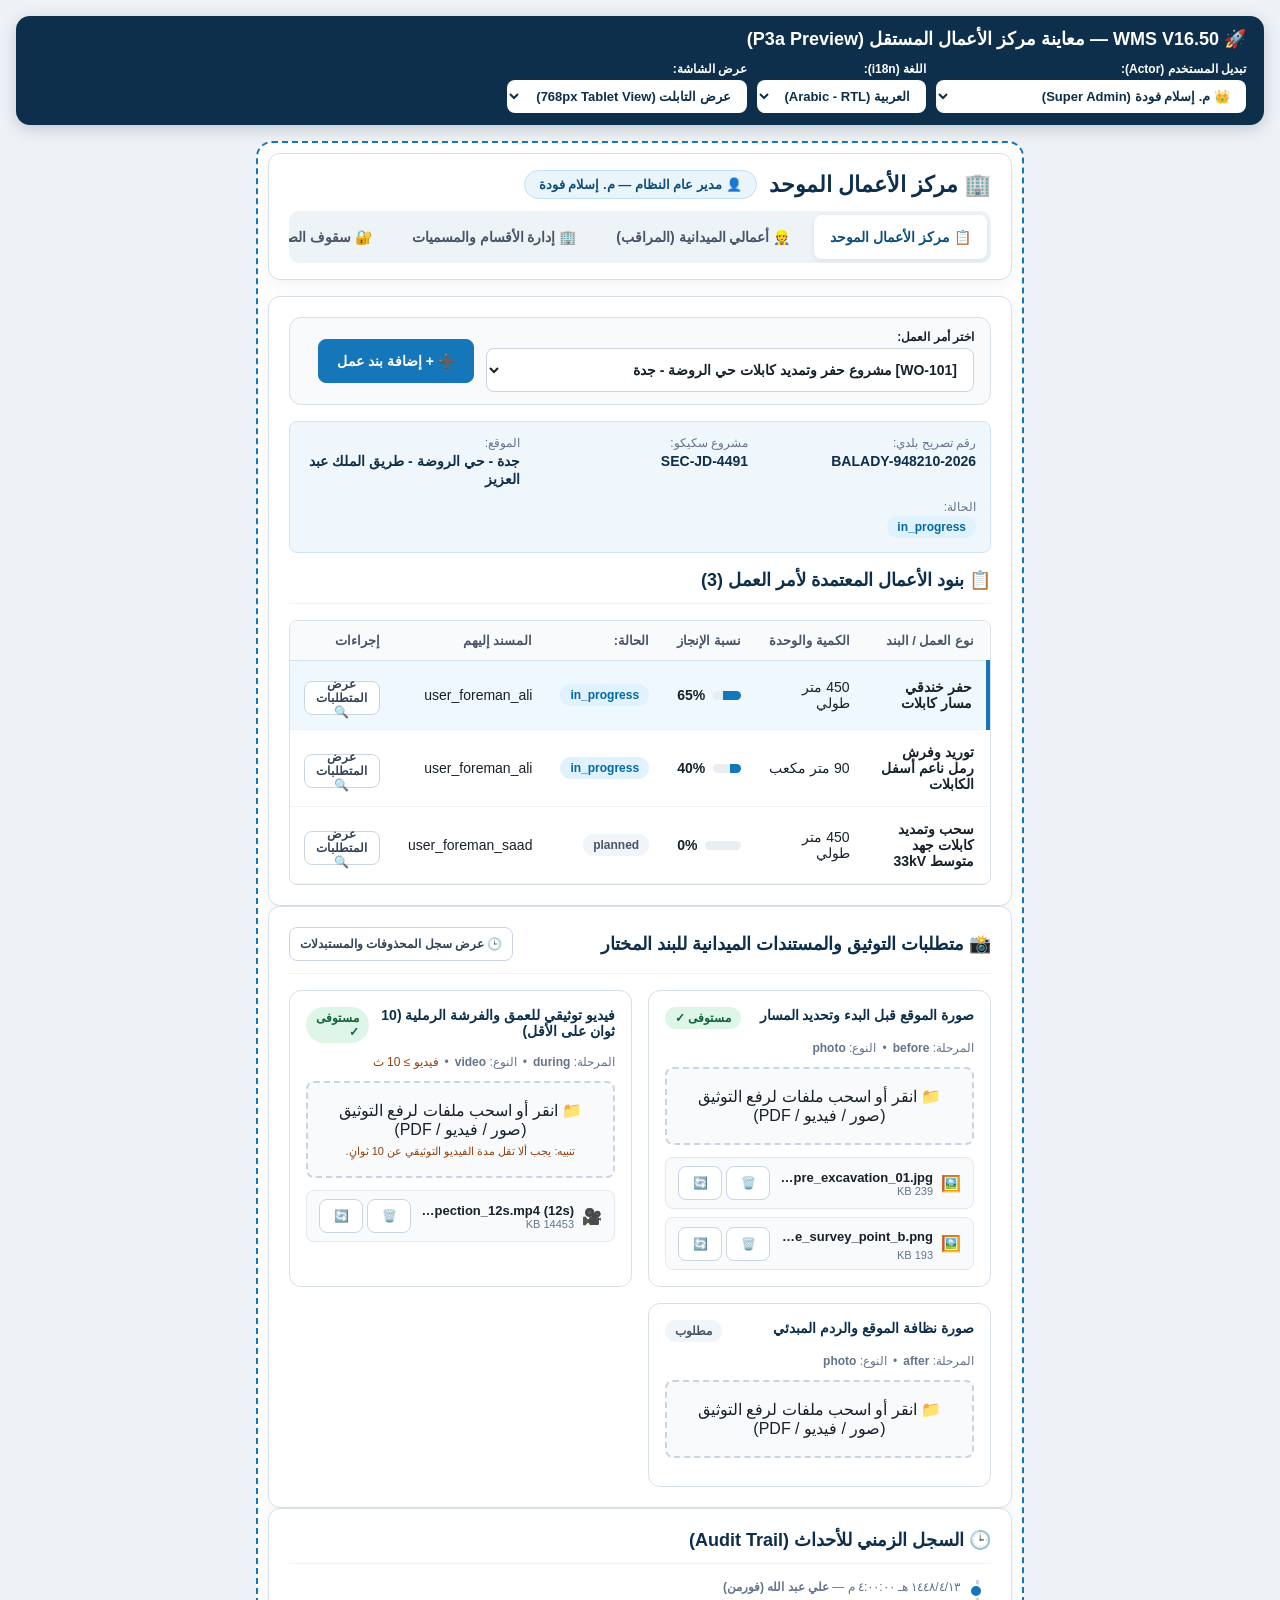
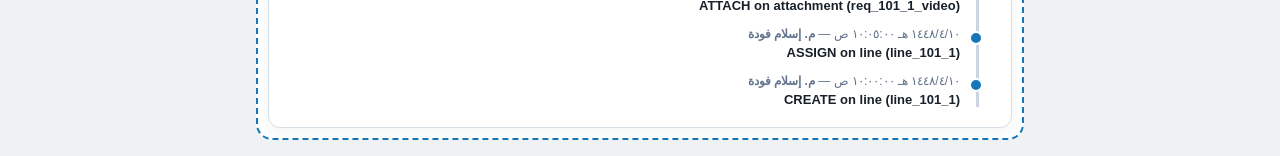
<file: dev/works_preview.html>
<!DOCTYPE html>
<html lang="ar" dir="rtl">
<head>
  <meta charset="UTF-8">
  <meta name="viewport" content="width=device-width, initial-scale=1.0, maximum-scale=1.0, user-scalable=no">
  <title>WMS V16.50 — Work Center Studio Preview</title>
  <link rel="stylesheet" href="../assets/css/style.css">
  <link rel="stylesheet" href="../assets/css/works.css">
  <style>
    body {
      background: #eef2f5;
      margin: 0;
      padding: 16px;
      font-family: Tahoma, Arial, sans-serif;
    }
    .preview-cockpit {
      background: #0d2f4b;
      color: #fff;
      padding: 12px 18px;
      border-radius: 14px;
      display: flex;
      justify-content: space-between;
      align-items: center;
      flex-wrap: wrap;
      gap: 12px;
      margin-bottom: 16px;
      box-shadow: 0 4px 16px rgba(13, 47, 75, 0.2);
    }
    .preview-cockpit h1 {
      margin: 0;
      font-size: 18px;
      font-weight: 800;
      display: flex;
      align-items: center;
      gap: 8px;
    }
    .preview-controls {
      display: flex;
      gap: 10px;
      align-items: center;
      flex-wrap: wrap;
    }
    .preview-controls select {
      background: #ffffff;
      color: #0d2f4b;
      border: 0;
      border-radius: 8px;
      padding: 8px 12px;
      font-weight: 700;
      font-size: 13px;
    }
    .preview-wrapper {
      max-width: 1024px;
      margin: 0 auto;
      transition: max-width 0.2s ease;
    }
    .preview-wrapper.tablet-view {
      max-width: 768px;
      border: 2px dashed #1577b9;
      border-radius: 16px;
      padding: 10px;
      background: #ffffff;
    }
  </style>
</head>
<body>

  <!-- Studio Top Cockpit -->
  <div class="preview-cockpit">
    <h1>🚀 WMS V16.50 — معاينة مركز الأعمال المستقل (P3a Preview)</h1>
    <div class="preview-controls">
      <div>
        <label style="font-size:12px;margin-inline-end:4px">تبديل المستخدم (Actor):</label>
        <select id="selActor">
          <option value="user_admin">👑 م. إسلام فودة (Super Admin)</option>
          <option value="user_manager">👔 م. طارق الزهراني (مدير قسم المدني)</option>
          <option value="user_foreman_ali">👷 علي عبد الله (فورمن مسند لبنود 1 و 2)</option>
          <option value="user_foreman_saad">👷 سعد القحطاني (فورمن مسند لبند 3)</option>
          <option value="null">📱 بدون جلسة (وضع جهاز المالك الافتراضي R-3)</option>
        </select>
      </div>

      <div>
        <label style="font-size:12px;margin-inline-end:4px">اللغة (i18n):</label>
        <select id="selLang">
          <option value="ar" selected>العربية (Arabic - RTL)</option>
          <option value="en">English (LTR)</option>
          <option value="ur">اردو (Urdu)</option>
          <option value="hi">हिन्दी (Hindi)</option>
          <option value="bn">বাংলা (Bengali)</option>
        </select>
      </div>

      <div>
        <label style="font-size:12px;margin-inline-end:4px">عرض الشاشة:</label>
        <select id="selViewport">
          <option value="full">عرض كامل (Full Viewport)</option>
          <option value="tablet" selected>عرض التابلت (768px Tablet View)</option>
        </select>
      </div>
    </div>
  </div>

  <!-- Main Mount Container -->
  <div class="preview-wrapper tablet-view" id="previewWrapper">
    <div id="wcAppMount"></div>
  </div>

  <!-- Scripts -->
  <script src="works_mock.js"></script>
  <script src="../assets/js/works_ui.js"></script>
  <script>
    document.addEventListener('DOMContentLoaded', function () {
      var mountEl = document.getElementById('wcAppMount');
      var wrapper = document.getElementById('previewWrapper');
      var S = window.__EIF_MOCK_STATE;

      function getSelectedActor() {
        var val = document.getElementById('selActor').value;
        if (val === 'null') return null;
        return S.persons.find(function (p) { return p.id === val; });
      }

      function update() {
        var actor = getSelectedActor();
        var lang = document.getElementById('selLang').value;
        window.uiLanguage = lang;
        document.documentElement.lang = lang;
        document.documentElement.dir = (lang === 'ar' || lang === 'ur') ? 'rtl' : 'ltr';

        window.EIF_WORKS_UI.mount(mountEl, S, actor);
      }

      document.getElementById('selActor').onchange = update;
      document.getElementById('selLang').onchange = update;
      document.getElementById('selViewport').onchange = function () {
        if (this.value === 'tablet') {
          wrapper.className = 'preview-wrapper tablet-view';
        } else {
          wrapper.className = 'preview-wrapper';
        }
      };

      // Initial Mount
      update();
      console.log('✅ WMS V16.50 Work Center Preview Mounted Successfully with zero errors.');
    });
  </script>
</body>
</html>
</file>
<file: assets/css/style.css>
/* ==========================================================================
   Engineer Islam Fouda Work Management System - Master Stylesheet
   Consolidated from 9 historical inline style blocks
   ========================================================================== */

/* --- Style Block 1 --- */
*{box-sizing:border-box}body{margin:0;background:#eef2f5;color:#18212a;font-family:Tahoma,Arial,sans-serif}.app{display:flex;min-height:100vh}.side{width:255px;background:#0d2f4b;color:#fff;position:fixed;right:0;top:0;bottom:0;padding:16px 12px;overflow:auto;z-index:20}.brand{padding:8px 8px 16px;border-bottom:1px solid #ffffff22;margin-bottom:12px}.brand img{width:100%;height:105px;object-fit:cover;border-radius:12px;display:block;margin-bottom:10px}.brand b{font-size:18px}.brand small{opacity:.75}.navbtn{width:100%;text-align:right;background:transparent;color:#fff;border:0;border-radius:9px;padding:11px 12px;margin:2px 0;cursor:pointer;font-size:14px}.navbtn:hover,.navbtn.active{background:#1c587f}.main{margin-right:255px;width:calc(100% - 255px);padding:18px}.top{background:#fff;border:1px solid #d8e0e7;border-radius:14px;padding:15px 18px;display:flex;justify-content:space-between;align-items:center;margin-bottom:14px}.top h1{margin:0;font-size:23px}.top small{color:#64707a}.grid{display:grid;grid-template-columns:repeat(auto-fit,minmax(190px,1fr));gap:12px}.card{background:#fff;border:1px solid #d8e0e7;border-radius:14px;padding:15px;margin-bottom:14px;box-shadow:0 2px 8px #10203008}.metric{font-size:28px;font-weight:800;margin-top:5px}.muted{color:#6b7680}.page{display:none}.page.active{display:block}.row{display:grid;grid-template-columns:repeat(auto-fit,minmax(175px,1fr));gap:10px;align-items:end}.row.wide{grid-template-columns:repeat(auto-fit,minmax(240px,1fr))}label{font-weight:700;font-size:13px;display:block;margin-bottom:4px}input,select,textarea{width:100%;border:1px solid #cbd5dd;border-radius:8px;padding:9px;font:inherit;background:#fff}textarea{min-height:90px}button{border:1px solid #cbd5dd;background:#fff;border-radius:8px;padding:9px 12px;cursor:pointer}.primary{background:#1577b9;color:#fff;border-color:#1577b9}.danger{background:#b42318;color:#fff;border-color:#b42318}.soft{background:#e9f3fa;color:#075985}.actions{display:flex;gap:7px;flex-wrap:wrap;margin-top:10px}.tablewrap{overflow:auto}table{width:100%;border-collapse:collapse;min-width:700px}th,td{padding:9px;border-bottom:1px solid #e5e9ed;text-align:right;vertical-align:top}th{background:#f3f6f8}.badge{display:inline-block;padding:4px 8px;border-radius:20px;background:#edf1f4;font-size:12px;margin:2px}.ok{background:#def6e7;color:#12633b}.warn{background:#fff0d6;color:#7b4b00}.thumb{width:78px;height:62px;object-fit:cover;border-radius:7px;border:1px solid #ddd}.hero{display:grid;grid-template-columns:1fr 310px;gap:15px;align-items:stretch}.hero img{width:100%;height:280px;object-fit:cover;border-radius:14px}.heroText{display:flex;flex-direction:column;justify-content:center}.heroText h2{font-size:28px;margin:0 0 10px}.modalbg{position:fixed;inset:0;background:#0008;display:none;align-items:center;justify-content:center;padding:15px;z-index:50}.modal{background:#fff;border-radius:15px;width:min(1100px,96vw);max-height:92vh;overflow:auto;padding:18px}.pdfbox{width:100%;height:650px;border:1px solid #ddd;border-radius:10px}.empty{padding:25px;text-align:center;color:#74808a}.permitAlert{display:inline-block;font-size:18px;margin-left:5px;color:#e0a100}.permitAlert.expired{color:#b42318}.permitNotice{padding:10px 12px;border-radius:9px;margin-bottom:8px;border:1px solid #f0cf70;background:#fff8df}.permitNotice.danger{border-color:#e5a2a2;background:#fff0f0;color:#8a1c1c}.permitNotice button{float:left}.notice{background:#fff7df;border:1px solid #f2d78a;padding:10px;border-radius:9px}.back{display:none}.filtergrid{display:grid;grid-template-columns:repeat(5,minmax(135px,1fr));gap:9px;align-items:end}.filtergrid>div{min-width:0}.sectionbar{display:flex;justify-content:space-between;align-items:center;gap:10px;margin-bottom:10px}.sectionbar h2{margin:0}.locationpair{grid-column:span 2}.locationpair .locrow{display:grid;grid-template-columns:1.25fr 1fr;gap:8px}.locationhint{font-size:11px;color:#68737d;margin-top:4px}@media(max-width:1100px){.filtergrid{grid-template-columns:repeat(4,minmax(130px,1fr))}.locationpair{grid-column:span 2}}@media(max-width:800px){.filtergrid{grid-template-columns:repeat(2,minmax(140px,1fr))}.locationpair{grid-column:1/-1}.locationpair .locrow{grid-template-columns:1fr}}
@media(max-width:850px){.side{width:205px}.main{margin-right:205px;width:calc(100% - 205px)}.hero{grid-template-columns:1fr}.hero img{height:200px}}@media(max-width:650px){.side{position:relative;width:100%;height:auto}.main{margin-right:0;width:100%}.app{display:block}.back{display:inline-block}.heroText h2{font-size:22px}}

.statusbar{display:flex;gap:8px;flex-wrap:wrap;margin:8px 0 14px}.pill{background:#fff;border:1px solid #d8e0e7;border-radius:999px;padding:7px 11px;font-size:12px}.req{color:#b42318}.compact-note{font-size:12px;color:#5f6b75}.clickable{cursor:pointer}.link{color:#0868a8;text-decoration:underline}.toast{position:fixed;left:20px;bottom:20px;background:#173b57;color:#fff;padding:10px 14px;border-radius:10px;z-index:100;display:none;max-width:420px}.health-ok{color:#12633b}.health-warn{color:#8a5600}

.progrid{display:grid;grid-template-columns:repeat(auto-fit,minmax(155px,1fr));gap:10px}.kpi{padding:14px;border:1px solid #dbe4ea;border-radius:12px;background:linear-gradient(180deg,#fff,#f8fbfd)}.kpi b{display:block;font-size:24px;margin-top:5px}.smartdrop{border:2px dashed #b9c8d3;border-radius:14px;padding:20px;text-align:center;background:#fbfdff}.confidence{font-size:11px;padding:3px 7px;border-radius:10px;background:#edf1f4}.confidence.good{background:#def6e7;color:#12633b}.confidence.review{background:#fff0d6;color:#7b4b00}.tabs{display:flex;gap:6px;flex-wrap:wrap;margin:10px 0}.tabs button.active{background:#1577b9;color:#fff}.timeline{border-right:3px solid #d8e0e7;padding-right:14px}.timeline>div{margin:10px 0;position:relative}.timeline>div:before{content:"";position:absolute;right:-20px;top:5px;width:9px;height:9px;border-radius:50%;background:#1577b9}.progress{height:9px;background:#e8eef2;border-radius:20px;overflow:hidden}.progress>span{display:block;height:100%;background:#1577b9}.docpreview{white-space:pre-wrap;max-height:220px;overflow:auto;background:#f6f8fa;border:1px solid #e1e7eb;border-radius:9px;padding:10px;font-size:12px}.stickyActions{position:sticky;bottom:0;background:#fff;padding:8px 0;border-top:1px solid #eee}

/* V16.15 */
.govHistoryBox1615{margin-top:18px;border-top:1px solid #dce5ef;padding-top:12px}.govTimeline1615{display:flex;gap:10px;flex-wrap:wrap}.govEvent1615{background:#f6f8fb;border:1px solid #dce5ef;border-radius:12px;padding:10px;display:flex;flex-direction:column;min-width:170px}.govEvent1615.current{border:2px solid #2563eb}.govEvent1615 small{color:#64748b}.kpi1615{background:#fff;border:1px solid #dce5ef;border-radius:14px;padding:14px}.kpi1615 b{display:block;font-size:25px;margin-top:6px}.pmLevel01615{background:#fff1f2}.pmLevel11615{background:#fff7ed}.pmLevel21615{background:#f0fdf4}

/* V16.39 — visible section controls */
.sectionCustom1639{position:absolute!important;left:10px!important;top:10px!important;z-index:12!important}.sectionCustom1639>button{width:34px;height:34px;padding:0!important;border-radius:9px!important;font-size:21px!important;font-weight:900!important;background:#fff!important;box-shadow:0 2px 8px #0002!important}.card.customizable1639{position:relative!important;padding-top:50px!important;transition:width .15s ease,opacity .15s ease}.sectionMenu1639{position:absolute;left:0;top:39px;width:245px;background:#fff;border:1px solid #cbd5dd;border-radius:12px;box-shadow:0 12px 32px #0003;padding:8px;display:none;z-index:100}.sectionMenu1639.open{display:block}.sectionMenu1639 button{display:block;width:100%;text-align:right;margin:3px 0}.sectionMenu1639 .menuTitle{font-weight:800;padding:7px;color:#0d2f4b}.secW50{width:50%!important}.secW75{width:75%!important}.secW100{width:100%!important}.secCompact1639 input,.secCompact1639 select,.secCompact1639 textarea,.secCompact1639 button{padding:5px 7px!important;font-size:12px!important}.secLarge1639 input,.secLarge1639 select,.secLarge1639 textarea,.secLarge1639 button{padding:12px 14px!important;font-size:16px!important}.secCollapsed1639>*:not(.sectionCustom1639):not(.sectionbar):not(h2):not(h3){display:none!important}.paramHidden1639{display:none!important}.paramPick1639{outline:2px dashed #1577b9!important;cursor:pointer!important}.sectionRestoreBar1639{position:fixed;left:18px;bottom:18px;z-index:9000}.sectionRestoreBar1639 button{background:#0d2f4b;color:#fff;border:0;box-shadow:0 4px 14px #0003}.pageCustomizePanel1639{position:fixed;left:18px;bottom:62px;z-index:9001;width:min(390px,90vw);max-height:60vh;overflow:auto;background:#fff;border:1px solid #ccd8e0;border-radius:14px;padding:12px;box-shadow:0 12px 36px #0004}.sectionHidden1639{display:none!important}@media(max-width:800px){.secW50,.secW75{width:100%!important}}

/* --- Style Block 2 --- */
.checkrow{display:grid;grid-template-columns:30px 1fr 150px 180px;gap:8px;align-items:center;padding:9px;border-bottom:1px solid #e5e9ed}.checkrow input[type=checkbox]{width:auto}.mini{font-size:12px;color:#68737d}@media(max-width:650px){.checkrow{grid-template-columns:30px 1fr}.checkrow select,.checkrow input{grid-column:2}}

/* --- Style Block 3 (id="v165css") --- */
:root{--accent:#1577b9;--nav:#0d2f4b;--soft:#f4f8fb;--line:#d8e0e7}
#welcomeV165{position:fixed;inset:0;z-index:9999;background:radial-gradient(circle at 20% 20%,#eaf5ff 0,#f6f9fb 36%,#e8eff4 100%);display:flex;align-items:center;justify-content:center;padding:24px}
.welcomeShell{width:min(980px,96vw);background:#fff;border:1px solid #d9e3ea;border-radius:28px;box-shadow:0 24px 80px #0d2f4b24;padding:34px;display:grid;grid-template-columns:240px 1fr;gap:34px;align-items:center}
.welcomePhoto{width:220px;height:220px;border-radius:28px;object-fit:cover;border:6px solid #fff;box-shadow:0 10px 28px #0d2f4b2e;background:#edf3f7}
.welcomeShell h1{font-size:34px;margin:0 0 10px;color:#0d2f4b}.welcomeShell p{font-size:17px;line-height:1.8;color:#52616c}.welcomeMeta{display:flex;gap:8px;flex-wrap:wrap;margin:16px 0}.welcomeMeta span{background:#eef6fb;border:1px solid #cfe3ef;padding:7px 11px;border-radius:999px;font-size:12px}
.companyGrid165{display:grid;grid-template-columns:repeat(auto-fit,minmax(240px,1fr));gap:16px}.companyCard165{background:linear-gradient(180deg,#fff,#f8fbfd);border:1px solid #d8e3ea;border-radius:18px;padding:18px;box-shadow:0 5px 18px #1020300b;transition:.18s transform,.18s box-shadow}.companyCard165:hover{transform:translateY(-2px);box-shadow:0 10px 26px #10203018}.companyLogo165{width:70px;height:70px;border-radius:16px;object-fit:contain;border:1px solid #dfe7ec;background:#fff;padding:7px}.companyHead165{display:flex;align-items:center;gap:13px}.companyName165{font-size:20px;font-weight:800}.companyStats165{display:grid;grid-template-columns:repeat(3,1fr);gap:7px;margin:14px 0}.companyStats165>div{background:#f1f6f9;border-radius:10px;padding:8px;text-align:center;font-size:11px}.companyStats165 b{display:block;font-size:18px;color:#0d2f4b}
.companyRibbon165{display:flex;align-items:center;gap:8px;flex-wrap:wrap}.companyRibbon165 img{width:30px;height:30px;object-fit:contain;border-radius:7px;background:#fff;border:1px solid #dbe4ea;padding:3px}.companyRibbon165 b{color:#0d2f4b}.serviceGrid165{display:grid;grid-template-columns:repeat(auto-fit,minmax(175px,1fr));gap:11px}.service165{border:1px solid #dce5eb;background:#fff;border-radius:14px;padding:15px;cursor:pointer;transition:.15s}.service165:hover{border-color:#8ab8d6;box-shadow:0 6px 16px #0d2f4b10;transform:translateY(-1px)}.service165 .ico{font-size:25px}.service165 b{display:block;margin-top:6px}.service165 small{display:block;color:#65737d;margin-top:5px}
.topSearch165{display:flex;align-items:center;gap:7px;min-width:min(430px,42vw)}.topSearch165 input{min-width:180px}.searchResults165{position:fixed;top:74px;left:24px;width:min(560px,92vw);max-height:65vh;overflow:auto;background:#fff;border:1px solid #d8e0e7;border-radius:14px;box-shadow:0 16px 48px #0d2f4b25;z-index:200;display:none;padding:8px}.searchItem165{padding:10px;border-bottom:1px solid #edf1f3;cursor:pointer}.searchItem165:hover{background:#f2f7fa}
.archivePath165{direction:ltr;text-align:left;font-family:Consolas,monospace;background:#0f2434;color:#dff1ff;padding:10px;border-radius:9px;font-size:12px;overflow:auto}.archiveTree165{border-right:3px solid #cfe0eb;padding-right:14px}.archiveTree165 .folder{margin:7px 0}.archiveTable165 td{font-size:12px}.folderIcon165{font-size:18px}.tag165{display:inline-block;background:#eef5f9;padding:4px 7px;border-radius:999px;font-size:11px;margin:2px}
.quickbar165{display:flex;gap:8px;flex-wrap:wrap}.quickbar165 button{font-weight:700}.dashboardHead165{display:flex;justify-content:space-between;gap:12px;align-items:center;flex-wrap:wrap}.companyGuard165{background:#fff4dc;border:1px solid #efd58d;padding:10px 12px;border-radius:10px}
@media(max-width:720px){.welcomeShell{grid-template-columns:1fr;text-align:center}.welcomePhoto{margin:auto;width:160px;height:160px}.topSearch165{min-width:0;width:100%}.top{align-items:flex-start;gap:10px;flex-wrap:wrap}.companyStats165{grid-template-columns:repeat(3,1fr)}}

/* --- Style Block 4 (id="v166css") --- */
.portal166{padding:0!important;align-items:stretch!important;justify-content:stretch!important;background:#f5f9fc!important;font-family:Arial,Tahoma,sans-serif}.portalBrand166{width:360px;min-height:100vh;background:linear-gradient(160deg,#07345a,#061f38);color:#fff;position:relative;overflow:hidden;padding:28px 26px}.portalTitle166{font-size:30px;line-height:1.05;display:flex;gap:12px;align-items:flex-start}.portalSub166{font-size:18px;margin:8px 0 12px;color:#cfe5f5}.portalTag166{font-size:11px;letter-spacing:4px;color:#b8d8ef}.portalPortrait166{position:absolute;left:0;bottom:70px;width:100%;height:72%;object-fit:cover;object-position:center top;mask-image:linear-gradient(to bottom,#000 78%,transparent 100%)}.portalBrand166 blockquote{position:absolute;bottom:78px;left:24px;margin:0;font-size:18px;font-style:italic;z-index:2}.portalMain166{flex:1;min-width:0;padding:0 24px 20px;overflow:auto}.portalTop166{height:70px;display:flex;justify-content:space-between;align-items:center;border-bottom:1px solid #dce7ef}.portalTop166>div{background:#fff;border:1px solid #d7e2ea;border-radius:24px;padding:5px 14px;width:min(450px,55vw)}.portalTop166 input{border:0;margin:0;background:transparent}.portalTop166 select{width:auto;min-width:120px;margin:0}.portalHero166{position:relative;padding:38px 24px 30px;min-height:270px;background:linear-gradient(90deg,#fff 35%,#ffffffaa),url('../engineer_eslam_original.png') right 38%/420px auto no-repeat;border-bottom:1px solid #e4edf3}.portalHero166 small{letter-spacing:7px;color:#4b6a85}.portalHero166 h1{font-size:48px;color:#0b3154;margin:14px 0 2px}.portalHero166 h2{font-size:30px;font-weight:400;color:#66788b;margin:0}.portalHero166 p{color:#59718a;font-size:17px}.signature166{position:absolute;right:9%;top:95px;font-size:24px;font-style:italic;transform:rotate(-5deg);color:#0a3154;text-align:center}.portalCompanies166{background:#fff;border:1px solid #dce7ef;border-radius:18px;padding:20px;margin-top:18px;box-shadow:0 6px 22px #0d2f4b0b}.portalCompanyHeader166{display:flex;justify-content:space-between;gap:16px;align-items:center;margin-bottom:16px}.portalCompanyHeader166 h2{margin:0;color:#0b3154}.portalCompanyHeader166 p{margin:5px 0 0;color:#6c7d8d}.portalHint166{margin-top:14px;padding:16px 20px;border-radius:14px;background:#eaf5fd;color:#315d7d}.portalMain166 footer{text-align:right;color:#718394;padding:20px 4px}.workspaceLocked166 .side{display:none!important}.workspaceLocked166 .main{margin:0!important;width:100%!important}.workspaceLocked166 .top{display:none!important}.langSwitch166{margin:10px 0}.sideCompany166{display:flex;align-items:center;gap:7px;margin:8px 0 12px;padding:8px;border-radius:9px;background:#ffffff12}.sideCompany166 img{width:30px;height:30px;object-fit:contain;background:#fff;border-radius:6px}.companyCard165 .primary{width:100%;margin-top:6px}.companyCard165{direction:ltr;text-align:left}.companyHead165{direction:ltr}.companyStats165{direction:ltr}@media(max-width:850px){.portalBrand166{width:270px}.portalHero166 h1{font-size:36px}.signature166{display:none}}@media(max-width:650px){.portal166{display:block!important}.portalBrand166{width:100%;min-height:280px}.portalPortrait166{height:100%;width:55%;left:auto;right:0;bottom:0}.portalMain166{padding:0 12px}.portalHero166{min-height:230px;background:none}.portalHero166 h1{font-size:32px}.portalCompanyHeader166{align-items:flex-start;flex-direction:column}.portalTop166>div{width:65vw}}

/* --- Style Block 5 (id="v167css") --- */
.portal166{direction:ltr!important;background:#f4f9fd!important}.portalBrand166{width:360px!important;flex:0 0 360px!important;padding:26px 24px!important;box-sizing:border-box!important}.portalMain166{direction:ltr!important;padding:0 26px 18px!important}.portalTop166{height:86px!important}.portalTop166>div{width:min(480px,55vw)!important}.portalHero166{height:310px!important;min-height:310px!important;box-sizing:border-box!important;padding:54px 38px!important;background:linear-gradient(90deg,#fff 0%,#fff 42%,rgba(255,255,255,.80) 67%,rgba(255,255,255,.18) 100%),url('../engineer_eslam_original.png') right 28%/470px auto no-repeat!important;overflow:hidden!important}.portalHero166 h1{font-size:48px!important;line-height:1.05!important;margin:16px 0 6px!important;max-width:720px}.portalHero166 h2{font-size:31px!important}.portalHero166 p{font-size:18px!important}.signature166{right:5%!important;top:125px!important;width:250px!important;font-size:22px!important;line-height:1.35!important}.portalCompanies166{margin-top:20px!important}.portalBrand166 .portalPortrait166{height:72%!important;object-fit:cover!important;object-position:center 12%!important}.portalBrand166 blockquote{font-size:17px!important}.portal166[dir="rtl"] .portalMain166{direction:rtl!important}.portal166[dir="rtl"] .portalCompanyHeader166{text-align:right}.portal166[dir="rtl"] .companyCard165{direction:rtl!important;text-align:right!important}.portal166[dir="rtl"] .companyHead165,.portal166[dir="rtl"] .companyStats165{direction:rtl!important}.portal166[dir="rtl"] .portalHero166{text-align:right!important;background:linear-gradient(270deg,#fff 0%,#fff 42%,rgba(255,255,255,.80) 67%,rgba(255,255,255,.18) 100%),url('../engineer_eslam_original.png') left 28%/470px auto no-repeat!important}.portal166[dir="rtl"] .signature166{left:5%!important;right:auto!important}.app[dir="ltr"]{direction:ltr}.app[dir="ltr"] .side{order:0}.app[dir="ltr"] .main{direction:ltr}.app[dir="rtl"]{direction:rtl}.langSwitch167{position:fixed;top:12px;left:12px;z-index:9999}.workspaceLang167{width:auto!important;min-width:120px!important;margin:0!important}.side .workspaceLangBox167{padding:8px 10px 14px;border-bottom:1px solid #ffffff22}.side .workspaceLangBox167 select{background:#fff;color:#123}
@media(max-width:900px){.portalBrand166{width:290px!important;flex-basis:290px!important}.portalHero166 h1{font-size:38px!important}.signature166{display:none!important}}

/* --- Style Block 6 (id="v1610css") --- */
/* V16.10 fixed Company Portal */
.portal166{background:#f6f9fd!important;padding:0!important;align-items:stretch!important;justify-content:stretch!important}
.portalBrand166{width:360px!important;flex:0 0 360px!important;background:linear-gradient(180deg,#07345b,#062a49)!important;padding:28px 26px!important;position:relative!important;overflow:hidden!important}
.portalPortrait166{width:calc(100% + 52px)!important;height:610px!important;margin:28px -26px 0!important;border-radius:0!important;object-fit:cover!important;object-position:center top!important;mask-image:linear-gradient(to bottom,#000 82%,transparent 100%)}
.portalTitle166{font-size:31px!important;line-height:1.05!important}.portalSub166{font-size:20px!important}.portalTag166{letter-spacing:5px!important;font-size:11px!important}.portalBrand166 blockquote{position:absolute!important;bottom:78px!important;left:24px!important;right:24px!important;font-size:18px!important}
.portalMain166{padding:0 26px 22px!important;overflow:auto!important}.portalTop166{height:72px!important;border-bottom:1px solid #dce6ef!important;display:flex!important;align-items:center!important;justify-content:space-between!important;gap:18px!important}.portalSearchWrapV1610{width:min(450px,45vw);display:flex;align-items:center;gap:10px}.portalSearchWrapV1610 input{border:0!important;background:#fff!important;border-radius:26px!important;padding:15px 20px!important;box-shadow:0 1px 8px #082b4720}.portalControlsV1610{display:flex;align-items:center;gap:12px}.portalDateV1610{font-size:13px;color:#415d76;white-space:nowrap}.portalControlsV1610 .back{display:none!important}
.portalHero166{min-height:285px!important;padding:38px 28px!important;background:linear-gradient(90deg,#fff 0%,#fff 55%,#eef6fb 100%)!important;border:0!important;border-radius:0!important;margin:0!important;position:relative!important;overflow:hidden!important}.portalHero166:after{content:"";position:absolute;inset:0 0 0 56%;background:url('../engineer_eslam_original.png') center 22%/cover no-repeat;opacity:.15}.portalHero166>*{position:relative;z-index:2}.portalHero166 h1{font-size:55px!important;margin:10px 0 2px!important;color:#0b355c!important}.portalHero166 h2{font-size:36px!important;font-weight:400!important;color:#5b6f86!important;margin:0!important}.portalHero166 p{font-size:18px!important;color:#4a6681!important}.signature166{position:absolute!important;right:90px!important;top:115px!important;font-size:24px!important;font-style:italic!important;color:#0b355c!important;z-index:3!important}
.portalCompanies166{margin:16px 0!important;border:1px solid #dce7ef!important;border-radius:16px!important;background:#fff!important;padding:18px!important}.portalCompanyHeader166{margin-bottom:18px!important}.companyGrid165{grid-template-columns:repeat(auto-fit,minmax(230px,1fr))!important}.companyCard165{position:relative!important;border-radius:14px!important;text-align:center!important}.companyHead165{justify-content:center!important;flex-direction:column!important}.companyLogo165{width:76px!important;height:76px!important}.companyMenuV1610{position:absolute;top:10px;right:10px;display:flex;gap:4px}.companyMenuV1610 button{padding:5px 7px;border-radius:7px;font-size:12px}.companyDeleteV1610{color:#a42020;border-color:#efcaca}.companyArchiveV1610{color:#7b5c00;border-color:#eadca6}
.portalHint166{border-radius:14px!important;background:#edf7ff!important}.portal166 footer{text-align:right!important;padding:8px 6px!important;color:#6b7f94!important}
#workspaceApp167.portalModeV1610{display:none!important}
.reportBuilderLayoutV1610{display:grid;grid-template-columns:minmax(340px,1.35fr) minmax(300px,1fr);gap:16px}.reportFieldCatalogV1610{max-height:440px;overflow:auto;border:1px solid #dbe5ec;border-radius:12px;padding:9px;background:#f9fbfc}.reportFieldGroupV1610{margin-bottom:12px}.reportFieldGroupV1610 h4{margin:5px 0 7px;color:#0d4f7c}.reportFieldV1610{display:flex;align-items:center;gap:7px;padding:6px 5px;border-bottom:1px solid #eef2f4}.reportFieldV1610 input{width:auto}.reportConditionV1610{display:grid;grid-template-columns:1.2fr .8fr 1.2fr 38px;gap:6px;margin-bottom:7px}.liveKpiV1610{border:1px solid #dce7ef;border-radius:14px;padding:14px;background:linear-gradient(180deg,#fff,#f8fbfd);cursor:pointer}.liveKpiV1610 b{display:block;font-size:28px;color:#0d4f7c;margin-top:5px}.liveKpiV1610 small{color:#6b7a86}.workflowRowV1610{display:grid;grid-template-columns:190px 1fr 55px;gap:10px;align-items:center;margin:8px 0}.workflowBarV1610{height:14px;background:#e8eef2;border-radius:20px;overflow:hidden}.workflowBarV1610 span{height:100%;display:block;background:#1577b9}.reportSummaryCardsV1610{display:flex;gap:8px;flex-wrap:wrap}.reportSummaryCardsV1610 span{padding:7px 10px;background:#eef6fb;border-radius:9px}
@media(max-width:900px){.portalBrand166{width:285px!important;flex-basis:285px!important}.portalHero166 h1{font-size:40px!important}.signature166{display:none!important}.reportBuilderLayoutV1610{grid-template-columns:1fr}}

/* --- Style Block 7 (id="v1611css") --- */
/* V16.11 — final company portal + universal report studio */
#welcomeV165{padding:0!important;align-items:stretch!important;justify-content:stretch!important;background:#f6f9fc!important;overflow:auto}
.portal1611{min-height:100vh;width:100%;display:grid;grid-template-columns:360px minmax(0,1fr);background:#f7fafc;color:#102a43}
.portal1611 .brandRail{position:relative;background:linear-gradient(180deg,#082f51 0%,#0b3a60 57%,#082f51 100%);color:#fff;min-height:100vh;overflow:hidden;padding:28px 24px 24px;display:flex;flex-direction:column}
.portal1611 .brandRail:after{content:"";position:absolute;inset:auto -80px 105px -100px;height:220px;background:linear-gradient(145deg,transparent 30%,rgba(42,139,210,.28));transform:rotate(10deg);pointer-events:none}
.portal1611 .brandName{font-size:34px;line-height:1.05;font-weight:900;letter-spacing:-1px;display:flex;gap:12px;align-items:flex-start;position:relative;z-index:2}
.portal1611 .brandName .bolt{font-size:50px;color:#52b8ff;line-height:.8}.portal1611 .brandSub{font-size:20px;margin:8px 0}.portal1611 .brandTag{font-size:12px;letter-spacing:5px;opacity:.75;margin-bottom:18px}
.portal1611 .portraitWrap{position:relative;z-index:2;margin:8px -24px 0;flex:1;min-height:520px;display:flex;align-items:flex-end;overflow:hidden}
.portal1611 .portraitWrap:before{content:"";position:absolute;left:-45px;top:0;width:430px;height:430px;border-radius:50%;border:2px solid rgba(96,190,255,.65);box-shadow:0 0 0 42px rgba(25,93,142,.28);z-index:1}
.portal1611 .portraitWrap img{width:100%;height:100%;min-height:520px;object-fit:cover;object-position:center 20%;position:relative;z-index:0}
.portal1611 .quote{position:absolute;left:26px;bottom:62px;z-index:3;font-size:18px;font-style:italic;line-height:1.35;text-shadow:0 2px 10px #001b2e}
.portal1611 .railFoot{display:flex;justify-content:space-between;gap:10px;padding-top:14px;border-top:1px solid #ffffff2e;position:relative;z-index:3;font-size:13px}
.portal1611 .railBtn{background:rgba(255,255,255,.08);border:1px solid rgba(255,255,255,.24);color:#fff;padding:6px 14px;border-radius:8px;font-size:13px;cursor:pointer;display:inline-flex;align-items:center;gap:6px;transition:all .2s ease;font-family:inherit}
.portal1611 .railBtn:hover{background:rgba(255,255,255,.22);border-color:rgba(255,255,255,.5);transform:translateY(-1px)}
.portal1611 .portalContent{padding:0 24px 18px;min-width:0;background:linear-gradient(180deg,#f7fbff,#fff 38%)}
.portal1611 .portalBar{height:70px;border-bottom:1px solid #dce7ef;display:flex;align-items:center;gap:14px;justify-content:space-between}
.portal1611 .searchBox{width:min(460px,48vw);background:#fff;border:1px solid #d9e5ee;border-radius:28px;padding:11px 18px;display:flex;align-items:center;gap:10px;box-shadow:0 4px 18px #153b5910}.portal1611 .searchBox input{border:0;padding:0;outline:0;background:transparent}.portal1611 .barRight{display:flex;align-items:center;gap:10px}.portal1611 .langSelect{width:auto;min-width:125px;border-radius:10px;padding:8px 12px}.portal1611 .dateNow{font-size:13px;color:#465d70;white-space:nowrap}
.portal1611 .hero1611{min-height:285px;margin-top:0;border-bottom:1px solid #e0e8ee;position:relative;display:flex;align-items:center;padding:32px 24px;overflow:hidden;background:linear-gradient(90deg,rgba(255,255,255,.98) 0 53%,rgba(255,255,255,.72) 72%,rgba(255,255,255,.54)),url('../engineer_eslam_original.png') right 34% center/510px auto no-repeat}
html[dir="rtl"] .portal1611 .hero1611{background:linear-gradient(270deg,rgba(255,255,255,.98) 0 53%,rgba(255,255,255,.72) 72%,rgba(255,255,255,.54)),url('../engineer_eslam_original.png') left 34% center/510px auto no-repeat}
.portal1611 .heroText1611{max-width:780px;position:relative;z-index:2}.portal1611 .heroKicker{letter-spacing:7px;font-size:15px;color:#375d7a;font-weight:700}.portal1611 .heroName{font-size:54px;line-height:1.05;margin:13px 0 4px;font-weight:900;color:#0a3153}.portal1611 .heroSystem{font-size:36px;color:#58718a;margin:0 0 20px;font-weight:400}.portal1611 .heroTagLine{font-size:20px;color:#365d7e}.portal1611 .signature1611{position:absolute;right:6%;top:105px;font:italic 27px Georgia,serif;color:#0a3153;transform:rotate(-5deg);text-align:center;z-index:3}.portal1611 .signature1611:after{content:"";display:block;width:110px;border-bottom:3px solid #1c91df;margin:8px auto 0}.portal1611[dir="rtl"] .signature1611{right:auto;left:6%}
.portal1611 .companyPanel{margin-top:14px;background:#fff;border:1px solid #dce7ef;border-radius:18px;padding:18px;box-shadow:0 7px 28px #173c5a0b}.portal1611 .companyHeader{display:flex;justify-content:space-between;align-items:center;gap:14px;margin-bottom:15px}.portal1611 .companyHeader h2{font-size:27px;margin:0;color:#0d3557}.portal1611 .companyHeader p{margin:4px 0 0;color:#647b8e}.portal1611 .addCompanyBtn{border:0;background:#1280c5;color:#fff;font-weight:800;padding:13px 21px;border-radius:9px;white-space:nowrap}
.portal1611 .companyCards{display:grid;grid-template-columns:repeat(auto-fit,minmax(225px,1fr));gap:14px}.companyCard1611{border:1px solid #dce7ef;border-radius:14px;background:#fff;padding:16px;box-shadow:0 3px 15px #19364a0b;position:relative}.companyCard1611:hover{border-color:#6bb2df;box-shadow:0 8px 26px #163d5c16}.companyCard1611 .menuBtn{position:absolute;top:9px;right:10px;border:0;background:transparent;font-size:20px;padding:4px 8px}.portal1611[dir="rtl"] .companyCard1611 .menuBtn{right:auto;left:10px}.companyCard1611 .coLogo{width:64px;height:64px;object-fit:contain;border-radius:12px;border:1px solid #e1e9ef;padding:6px;background:#fff;display:block;margin:0 auto 9px}.companyCard1611 .coName{text-align:center;font-weight:900;font-size:18px}.companyCard1611 .coCode{text-align:center;color:#6b7d8d;font-size:12px;margin:2px 0 11px}.companyCard1611 .coStats{border-top:1px solid #e9eef2;padding-top:8px;display:grid;gap:5px}.companyCard1611 .coStat{display:flex;justify-content:space-between;font-size:13px;color:#526b7d}.companyCard1611 .coStat b{color:#0d3557}.companyCard1611 .enterBtn{width:100%;margin-top:11px;border:0;border-radius:8px;background:#0c84ce;color:#fff;padding:10px;font-weight:800}.companyMenu1611{position:absolute;top:39px;right:10px;background:#fff;border:1px solid #dce7ef;border-radius:10px;box-shadow:0 12px 30px #102c4028;z-index:20;min-width:170px;display:none;padding:5px}.portal1611[dir="rtl"] .companyMenu1611{right:auto;left:10px}.companyMenu1611 button{display:block;width:100%;border:0;background:#fff;text-align:start;padding:9px}.companyMenu1611 button:hover{background:#f0f6fa}.companyMenu1611 .dangerText{color:#b42318}
.portal1611 .portalHint1611{margin-top:12px;background:#eaf6fd;border-radius:12px;padding:12px 16px;color:#245c80}.portal1611 .portalFooter{display:flex;justify-content:flex-end;gap:12px;padding:16px 3px 0;color:#6c7d8b;font-size:12px}
#workspaceApp167{display:none}.portalModal1611{position:fixed;inset:0;background:#061d2d9c;z-index:11000;display:none;align-items:center;justify-content:center;padding:16px}.portalModal1611.open{display:flex}.portalModal1611 .box{width:min(560px,96vw);background:#fff;border-radius:16px;padding:20px;box-shadow:0 24px 70px #061d2d4d}.portalModal1611 .box h3{margin-top:0}.portalModal1611 .modalActions{display:flex;gap:8px;justify-content:flex-end;margin-top:14px}.portalModal1611 .dangerBtn{background:#b42318;color:#fff;border-color:#b42318}
/* report studio */
.reportStudio1611{display:grid;grid-template-columns:330px minmax(0,1fr);gap:14px}.fieldBank1611{border:1px solid #dce7ef;border-radius:14px;background:#fbfdff;padding:12px;max-height:700px;overflow:auto}.fieldGroup1611{margin:10px 0 16px}.fieldGroup1611 h4{margin:0 0 6px;color:#0d537f}.fieldItem1611{display:flex;align-items:center;gap:7px;padding:6px;border-bottom:1px solid #edf2f5;font-size:13px}.fieldItem1611 input{width:auto}.builderPane1611{display:grid;gap:12px}.builderBlock1611{border:1px solid #dce7ef;border-radius:14px;background:#fff;padding:13px}.builderBlock1611 h4{margin:0 0 10px}.selectedCols1611{display:grid;gap:6px}.selectedCol1611{display:grid;grid-template-columns:1fr auto auto auto;gap:5px;align-items:center;background:#f5f9fc;border:1px solid #e4ecf2;border-radius:9px;padding:6px 8px}.selectedCol1611 button{padding:4px 8px}.filterRow1611{display:grid;grid-template-columns:90px 1.25fr .85fr 1.1fr 36px;gap:6px;margin-bottom:7px}.reportActions1611{display:flex;gap:8px;flex-wrap:wrap}.reportPreview1611{max-height:520px;overflow:auto}.reportPreview1611 table{min-width:max-content}.reportPreview1611 th{position:sticky;top:0;z-index:2}.kpiGrid1611{display:grid;grid-template-columns:repeat(auto-fit,minmax(170px,1fr));gap:10px}.kpi1611{background:linear-gradient(180deg,#fff,#f5fafe);border:1px solid #dce7ef;border-radius:14px;padding:13px;cursor:pointer}.kpi1611:hover{border-color:#7db9df}.kpi1611 .num{font-size:30px;font-weight:900;color:#0e5786}.kpi1611 small{color:#6a7c8b}.stageList1611{display:grid;gap:7px}.stageRow1611{display:grid;grid-template-columns:minmax(130px,220px) 1fr 45px;gap:8px;align-items:center}.stageTrack1611{height:12px;border-radius:20px;background:#e8eef2;overflow:hidden}.stageTrack1611 i{display:block;height:100%;background:#1a86c8;border-radius:20px}.studioTabs1611{display:flex;gap:7px;flex-wrap:wrap;margin-bottom:10px}.studioTabs1611 button.active{background:#1577b9;color:#fff}.pivotConfig1611{display:grid;grid-template-columns:repeat(3,1fr);gap:8px}.reportNote1611{font-size:12px;color:#5f7282;background:#eef7fd;border-radius:9px;padding:8px;margin-top:8px}
@media(max-width:1000px){.portal1611{grid-template-columns:280px 1fr}.portal1611 .heroName{font-size:40px}.portal1611 .heroSystem{font-size:28px}.reportStudio1611{grid-template-columns:1fr}.fieldBank1611{max-height:360px}}
@media(max-width:720px){.portal1611{display:block}.portal1611 .brandRail{min-height:auto;padding:18px}.portal1611 .portraitWrap{display:none}.portal1611 .railFoot{display:none}.portal1611 .portalContent{padding:0 12px 15px}.portal1611 .hero1611{min-height:220px;padding:20px;background:#fff!important}.portal1611 .heroName{font-size:34px}.portal1611 .heroSystem{font-size:24px}.portal1611 .signature1611{display:none}.portal1611 .companyHeader{align-items:flex-start;flex-direction:column}.portal1611 .searchBox{width:100%}.portal1611 .portalBar{height:auto;padding:10px 0;flex-wrap:wrap}.filterRow1611{grid-template-columns:1fr}.pivotConfig1611{grid-template-columns:1fr}}

/* --- Style Block 8 (id="v1640css") --- */
.eccGrid1640{display:grid;grid-template-columns:repeat(auto-fit,minmax(170px,1fr));gap:10px;margin:12px 0}.eccCard1640{background:var(--card,#fff);border:1px solid var(--line,#d9e1ea);border-radius:14px;padding:14px;text-align:right;cursor:pointer}.eccCard1640 span,.eccCard1640 small{display:block}.eccCard1640 b{display:block;font-size:28px;margin:5px 0}.eccCard1640 small{opacity:.7}.eccCols1640{display:grid;grid-template-columns:minmax(0,1fr) minmax(0,1fr);gap:14px}.eccStages1640{display:grid;gap:7px}.eccStages1640>div{display:flex;justify-content:space-between;align-items:center;padding:9px 11px;border:1px solid var(--line,#d9e1ea);border-radius:10px}.eccAttention1640{display:grid;gap:7px}.eccAttention1640 button{display:flex;align-items:center;gap:9px;text-align:right;padding:9px 10px;border:1px solid var(--line,#d9e1ea);border-radius:10px;background:transparent}.eccAttention1640 span,.eccAttention1640 small{display:block}.eccDot1640{width:10px;height:10px;border-radius:50%;background:#999;flex:none}.eccDot1640.red{background:#d93025}.eccDot1640.amber{background:#f9ab00}@media(max-width:800px){.eccCols1640{grid-template-columns:1fr}}

/* --- Style Block 9 (id="sectionBuilder1642CSS") --- */
.customizable1639{border-inline-start:4px solid var(--section-accent-1642,transparent)}
.dynamicFields1642{margin:12px 0 2px;padding:12px;border:1px dashed #94a3b8;border-radius:12px;background:rgba(148,163,184,.06)}
.dynamicTitle1642{font-weight:800;margin-bottom:10px}.dynamicGrid1642{display:grid;grid-template-columns:repeat(auto-fit,minmax(190px,1fr));gap:10px}.dynamicGrid1642 label{display:flex;flex-direction:column;gap:5px}.dynamicGrid1642 input,.dynamicGrid1642 select,.builderModal1642 input,.builderModal1642 select{width:100%;box-sizing:border-box}
.builderOverlay1642{position:fixed;inset:0;background:#0008;z-index:100000;display:grid;place-items:center;padding:18px}.builderModal1642{width:min(620px,96vw);max-height:86vh;overflow:auto;background:var(--card,#fff);color:var(--text,#111);padding:18px;border-radius:16px;box-shadow:0 20px 70px #0008}.builderModal1642>label{display:block;margin:10px 0}.fieldManager1642>div{display:grid;grid-template-columns:1fr auto auto auto;gap:8px;align-items:center;padding:8px;border-bottom:1px solid #8884}.sectionArchived1642{display:none!important}
</file>
<file: assets/css/works.css>
/* ==========================================================================
   Engineer Islam Fouda WMS V16.50 — Work Center Master Stylesheet
   assets/css/works.css
   Modern, Tablet-First, Zero-CDN, RTL-Safe with CSS Logical Properties
   Touch Targets >= 44px, WCAG AA Contrast Compliant
   ========================================================================== */

:root {
  --wc-primary: #1577b9;
  --wc-primary-dark: #0d4f7c;
  --wc-primary-light: #eaf4fb;
  --wc-navy: #0d2f4b;
  --wc-bg: #f4f8fb;
  --wc-card-bg: #ffffff;
  --wc-border: #d8e0e7;
  --wc-text: #18212a;
  --wc-muted: #64748b;
  --wc-success: #12633b;
  --wc-success-bg: #def6e7;
  --wc-warning: #92400e;
  --wc-warning-bg: #fef3c7;
  --wc-danger: #b42318;
  --wc-danger-bg: #fee2e2;
  --wc-radius: 12px;
  --wc-radius-sm: 8px;
  --wc-shadow: 0 4px 14px rgba(13, 47, 75, 0.06);
  --wc-shadow-lg: 0 10px 28px rgba(13, 47, 75, 0.12);
  --wc-touch-min: 44px;
}

/* Base Wrapper */
.wc-container {
  display: flex;
  flex-direction: column;
  gap: 16px;
  width: 100%;
  color: var(--wc-text);
  font-family: inherit;
  box-sizing: border-box;
}

/* Header & Controls Bar */
.wc-header {
  background: var(--wc-card-bg);
  border: 1px solid var(--wc-border);
  border-radius: var(--wc-radius);
  padding: 16px 20px;
  box-shadow: var(--wc-shadow);
  display: flex;
  justify-content: space-between;
  align-items: center;
  flex-wrap: wrap;
  gap: 12px;
}

.wc-header-title {
  display: flex;
  align-items: center;
  gap: 12px;
}

.wc-header-title h2 {
  margin: 0;
  font-size: 22px;
  font-weight: 800;
  color: var(--wc-navy);
}

.wc-actor-badge {
  display: inline-flex;
  align-items: center;
  gap: 8px;
  background: var(--wc-primary-light);
  border: 1px solid #c2e0f4;
  color: var(--wc-primary-dark);
  padding: 6px 14px;
  border-radius: 999px;
  font-size: 13px;
  font-weight: 700;
}

.wc-tabs-nav {
  display: flex;
  gap: 8px;
  background: #edf3f7;
  padding: 4px;
  border-radius: 10px;
  overflow-x: auto;
  min-height: var(--wc-touch-min);
}

.wc-tab-btn {
  background: transparent;
  border: 0;
  border-radius: 8px;
  padding: 9px 16px;
  font-size: 14px;
  font-weight: 700;
  color: #475569;
  cursor: pointer;
  transition: all 0.15s ease;
  min-height: var(--wc-touch-min);
  display: inline-flex;
  align-items: center;
  justify-content: center;
  white-space: nowrap;
}

.wc-tab-btn:hover {
  background: rgba(255, 255, 255, 0.6);
  color: var(--wc-navy);
}

.wc-tab-btn.active {
  background: #ffffff;
  color: var(--wc-primary-dark);
  box-shadow: 0 2px 6px rgba(0, 0, 0, 0.08);
}

/* Card Component */
.wc-card {
  background: var(--wc-card-bg);
  border: 1px solid var(--wc-border);
  border-radius: var(--wc-radius);
  padding: 20px;
  box-shadow: var(--wc-shadow);
  display: flex;
  flex-direction: column;
  gap: 16px;
}

.wc-card-header {
  display: flex;
  justify-content: space-between;
  align-items: center;
  flex-wrap: wrap;
  gap: 10px;
  border-bottom: 1px solid #eef3f7;
  padding-bottom: 12px;
}

.wc-card-header h3 {
  margin: 0;
  font-size: 18px;
  font-weight: 800;
  color: var(--wc-navy);
  display: flex;
  align-items: center;
  gap: 8px;
}

/* Work Order Selector Bar */
.wc-wo-selector-bar {
  display: grid;
  grid-template-columns: minmax(240px, 1fr) auto auto;
  gap: 12px;
  align-items: center;
  background: #f8fafc;
  border: 1px solid var(--wc-border);
  border-radius: var(--wc-radius);
  padding: 12px 16px;
}

.wc-select {
  height: var(--wc-touch-min);
  border: 1px solid #cbd5e1;
  border-radius: var(--wc-radius-sm);
  padding-inline: 12px;
  background: #ffffff;
  font-size: 14px;
  font-weight: 600;
  color: var(--wc-text);
  outline: none;
  width: 100%;
}

.wc-select:focus {
  border-color: var(--wc-primary);
  box-shadow: 0 0 0 3px rgba(21, 119, 185, 0.15);
}

/* Action Buttons */
.wc-btn {
  display: inline-flex;
  align-items: center;
  justify-content: center;
  gap: 8px;
  height: var(--wc-touch-min);
  padding-inline: 18px;
  border-radius: var(--wc-radius-sm);
  font-size: 14px;
  font-weight: 700;
  cursor: pointer;
  transition: all 0.15s ease;
  border: 1px solid transparent;
  user-select: none;
  min-width: 44px;
}

.wc-btn-primary {
  background: var(--wc-primary);
  color: #ffffff;
  border-color: var(--wc-primary);
}

.wc-btn-primary:hover {
  background: var(--wc-primary-dark);
}

.wc-btn-secondary {
  background: #ffffff;
  border-color: #cbd5e1;
  color: #334155;
}

.wc-btn-secondary:hover {
  background: #f8fafc;
  border-color: #94a3b8;
}

.wc-btn-danger {
  background: var(--wc-danger);
  color: #ffffff;
  border-color: var(--wc-danger);
}

.wc-btn-danger:hover {
  background: #991b1b;
}

.wc-btn-sm {
  height: 34px;
  padding-inline: 10px;
  font-size: 12px;
}

/* Work Order Info Strip */
.wc-wo-strip {
  display: grid;
  grid-template-columns: repeat(auto-fit, minmax(180px, 1fr));
  gap: 12px;
  background: #f0f7fc;
  border: 1px solid #d0e4f2;
  border-radius: var(--wc-radius-sm);
  padding: 14px;
}

.wc-wo-strip-item small {
  display: block;
  font-size: 12px;
  color: var(--wc-muted);
  margin-bottom: 2px;
}

.wc-wo-strip-item b {
  font-size: 14px;
  color: var(--wc-navy);
}

/* Data Table */
.wc-table-wrap {
  overflow-x: auto;
  border: 1px solid var(--wc-border);
  border-radius: var(--wc-radius-sm);
}

.wc-table {
  width: 100%;
  border-collapse: collapse;
  text-align: start;
}

.wc-table th {
  background: #f8fafc;
  color: #475569;
  font-size: 13px;
  font-weight: 700;
  padding: 12px 14px;
  border-bottom: 1px solid var(--wc-border);
  white-space: nowrap;
}

.wc-table td {
  padding: 14px;
  border-bottom: 1px solid #eef2f6;
  font-size: 14px;
  vertical-align: middle;
}

.wc-table tr:hover {
  background: #f8fafc;
}

.wc-table tr.selected {
  background: #f0f8ff;
  border-inline-start: 4px solid var(--wc-primary);
}

/* Status Badges */
.wc-badge {
  display: inline-flex;
  align-items: center;
  gap: 4px;
  padding: 4px 10px;
  border-radius: 999px;
  font-size: 12px;
  font-weight: 700;
}

.wc-badge-planned {
  background: #f1f5f9;
  color: #475569;
}

.wc-badge-in_progress {
  background: #e0f2fe;
  color: #0369a1;
}

.wc-badge-submitted {
  background: #fef3c7;
  color: #92400e;
}

.wc-badge-approved {
  background: var(--wc-success-bg);
  color: var(--wc-success);
}

.wc-badge-rejected {
  background: var(--wc-danger-bg);
  color: var(--wc-danger);
}

.wc-badge-missing {
  background: #fff1f2;
  border: 1px solid #fecdd3;
  color: #be123c;
  animation: pulse-warn 2s infinite ease-in-out;
}

@keyframes pulse-warn {
  0%, 100% { opacity: 1; }
  50% { opacity: 0.75; }
}

/* Requirements & Evidence Gallery */
.wc-reqs-grid {
  display: grid;
  grid-template-columns: repeat(auto-fill, minmax(320px, 1fr));
  gap: 16px;
}

.wc-req-card {
  background: #ffffff;
  border: 1px solid var(--wc-border);
  border-radius: var(--wc-radius);
  padding: 16px;
  display: flex;
  flex-direction: column;
  gap: 12px;
  transition: border-color 0.15s ease, box-shadow 0.15s ease;
}

.wc-req-card:hover {
  border-color: #93c5fd;
  box-shadow: 0 4px 12px rgba(13, 47, 75, 0.08);
}

.wc-req-header {
  display: flex;
  justify-content: space-between;
  align-items: flex-start;
  gap: 8px;
}

.wc-req-title {
  font-weight: 700;
  font-size: 14px;
  color: var(--wc-navy);
  margin: 0;
}

.wc-req-meta {
  display: flex;
  gap: 6px;
  flex-wrap: wrap;
  font-size: 12px;
  color: var(--wc-muted);
}

/* File Drop Area */
.wc-drop-area {
  border: 2px dashed #cbd5e1;
  border-radius: var(--wc-radius-sm);
  padding: 18px;
  text-align: center;
  background: #f8fafc;
  cursor: pointer;
  transition: all 0.2s ease;
  min-height: 60px;
  display: flex;
  flex-direction: column;
  align-items: center;
  justify-content: center;
  gap: 6px;
}

.wc-drop-area:hover, .wc-drop-area.dragover {
  border-color: var(--wc-primary);
  background: #f0f7fc;
}

.wc-drop-area input[type="file"] {
  display: none;
}

/* Attachments Gallery */
.wc-attachments-list {
  display: flex;
  flex-direction: column;
  gap: 8px;
  max-height: 240px;
  overflow-y: auto;
}

.wc-attachment-row {
  display: flex;
  align-items: center;
  justify-content: space-between;
  background: #f8fafc;
  border: 1px solid #e2e8f0;
  border-radius: var(--wc-radius-sm);
  padding: 8px 12px;
  gap: 8px;
}

.wc-attachment-row.deleted {
  opacity: 0.6;
  text-decoration: line-through;
  background: #f1f5f9;
}

.wc-att-info {
  display: flex;
  align-items: center;
  gap: 8px;
  min-width: 0;
  flex: 1;
}

.wc-att-name {
  font-size: 13px;
  font-weight: 600;
  color: var(--wc-text);
  overflow: hidden;
  text-overflow: ellipsis;
  white-space: nowrap;
}

.wc-att-meta {
  font-size: 11px;
  color: var(--wc-muted);
  white-space: nowrap;
}

/* Timeline & Event History */
.wc-timeline {
  display: flex;
  flex-direction: column;
  border-inline-start: 3px solid #cbd5e1;
  margin-inline-start: 12px;
  padding-inline-start: 16px;
  gap: 14px;
}

.wc-timeline-item {
  position: relative;
  display: flex;
  flex-direction: column;
  gap: 4px;
}

.wc-timeline-item::before {
  content: "";
  position: absolute;
  inset-inline-start: -23px;
  top: 4px;
  width: 10px;
  height: 10px;
  border-radius: 50%;
  background: var(--wc-primary);
  border: 2px solid #ffffff;
}

.wc-timeline-time {
  font-size: 12px;
  color: var(--wc-muted);
}

.wc-timeline-desc {
  font-size: 13px;
  font-weight: 600;
  color: var(--wc-text);
}

/* Permission Matrix */
.wc-perm-grid {
  display: grid;
  grid-template-columns: repeat(auto-fit, minmax(280px, 1fr));
  gap: 16px;
}

.wc-perm-card {
  border: 1px solid var(--wc-border);
  border-radius: var(--wc-radius-sm);
  padding: 16px;
  background: #ffffff;
  display: flex;
  flex-direction: column;
  gap: 12px;
}

.wc-perm-row {
  display: flex;
  justify-content: space-between;
  align-items: center;
  gap: 8px;
  padding: 6px 0;
  border-bottom: 1px solid #f1f5f9;
}

/* Modal Popup */
.wc-modal-backdrop {
  position: fixed;
  inset: 0;
  background: rgba(13, 47, 75, 0.6);
  backdrop-filter: blur(3px);
  display: none;
  align-items: center;
  justify-content: center;
  padding: 20px;
  z-index: 1000;
}

.wc-modal-backdrop.open {
  display: flex;
}

.wc-modal-content {
  background: #ffffff;
  border-radius: var(--wc-radius);
  width: min(600px, 95vw);
  max-height: 90vh;
  overflow-y: auto;
  box-shadow: var(--wc-shadow-lg);
  padding: 24px;
  display: flex;
  flex-direction: column;
  gap: 18px;
}

/* Toast Notification */
.wc-toast {
  position: fixed;
  inset-inline-start: 24px;
  bottom: 24px;
  background: var(--wc-navy);
  color: #ffffff;
  padding: 12px 20px;
  border-radius: 10px;
  font-size: 14px;
  font-weight: 600;
  box-shadow: var(--wc-shadow-lg);
  z-index: 2000;
  display: none;
  align-items: center;
  gap: 10px;
}

.wc-toast.show {
  display: flex;
  animation: fadeIn 0.2s ease;
}

@keyframes fadeIn {
  from { opacity: 0; transform: translateY(10px); }
  to { opacity: 1; transform: translateY(0); }
}

/* Media Queries (Tablet Viewport 768px - 1024px) */
@media (max-width: 850px) {
  .wc-wo-selector-bar {
    grid-template-columns: 1fr;
  }
  .wc-header {
    flex-direction: column;
    align-items: flex-start;
  }
  .wc-tabs-nav {
    width: 100%;
  }
}
</file>
